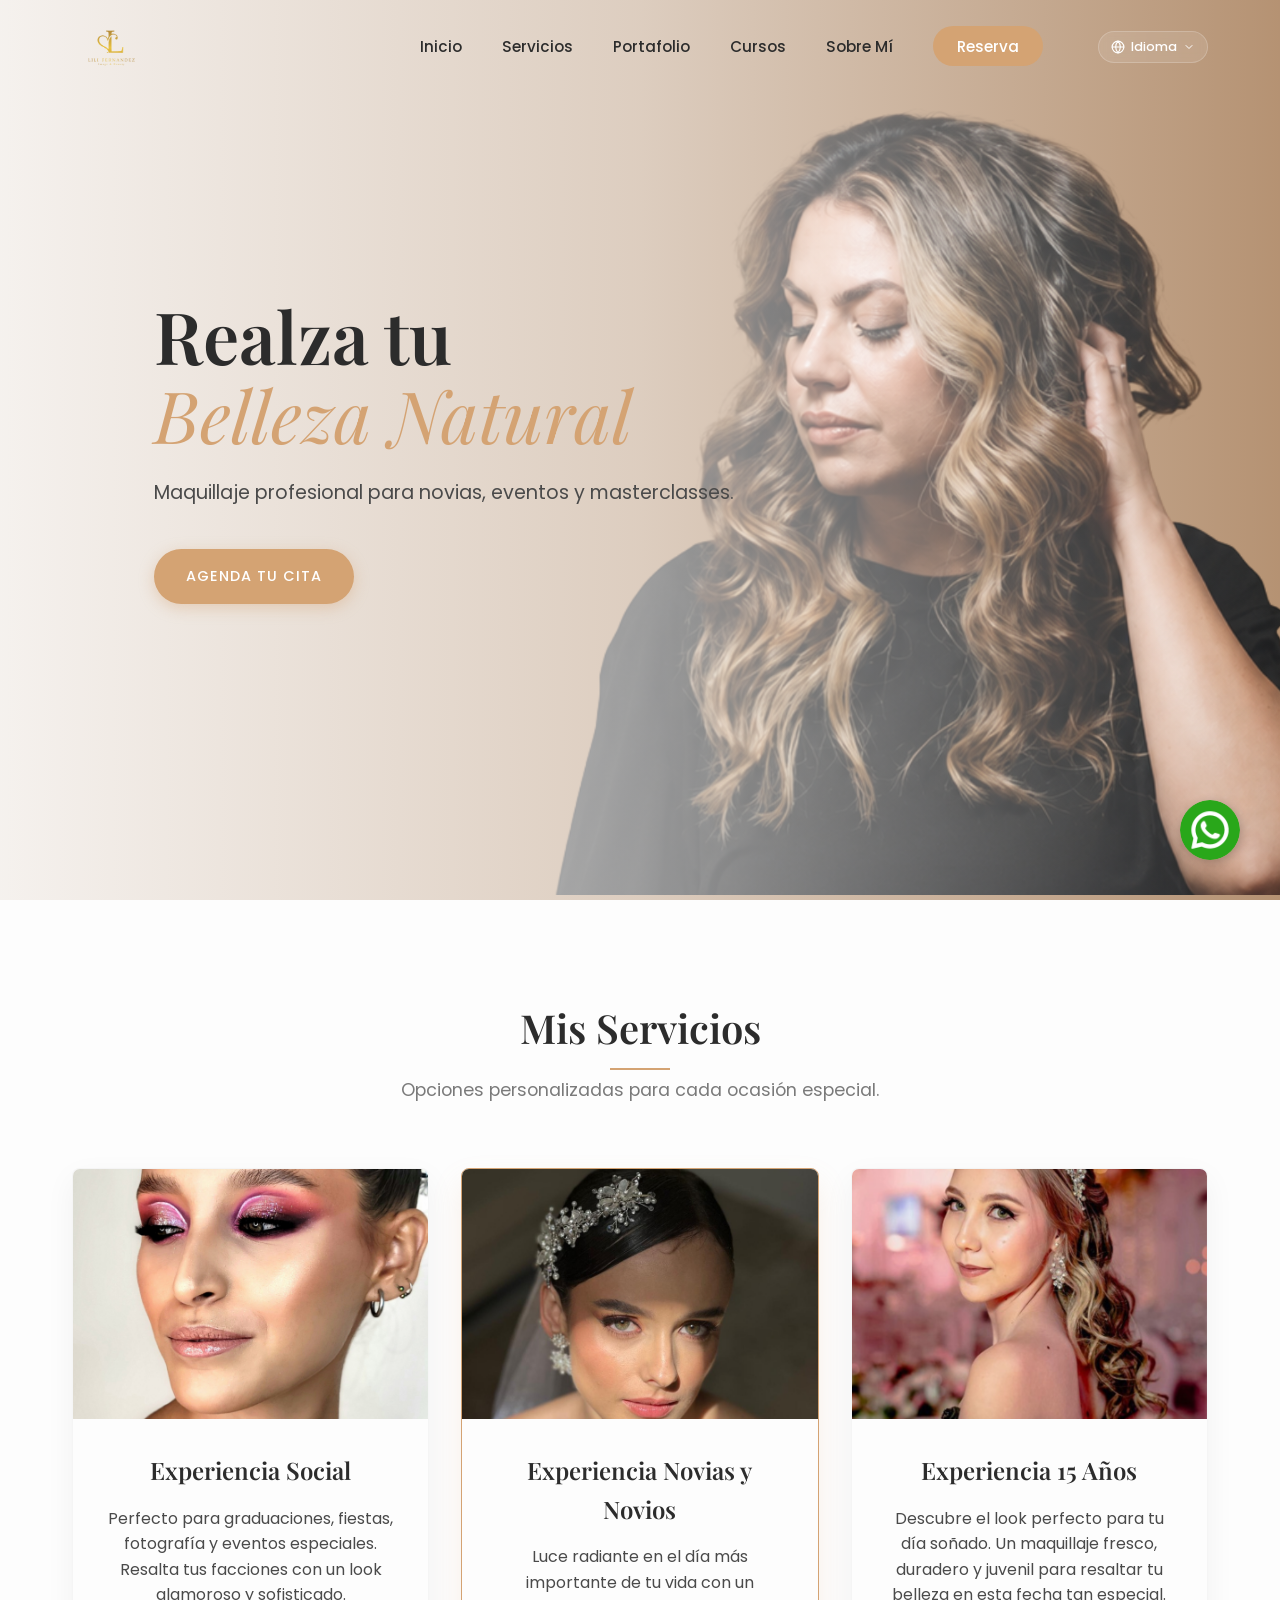
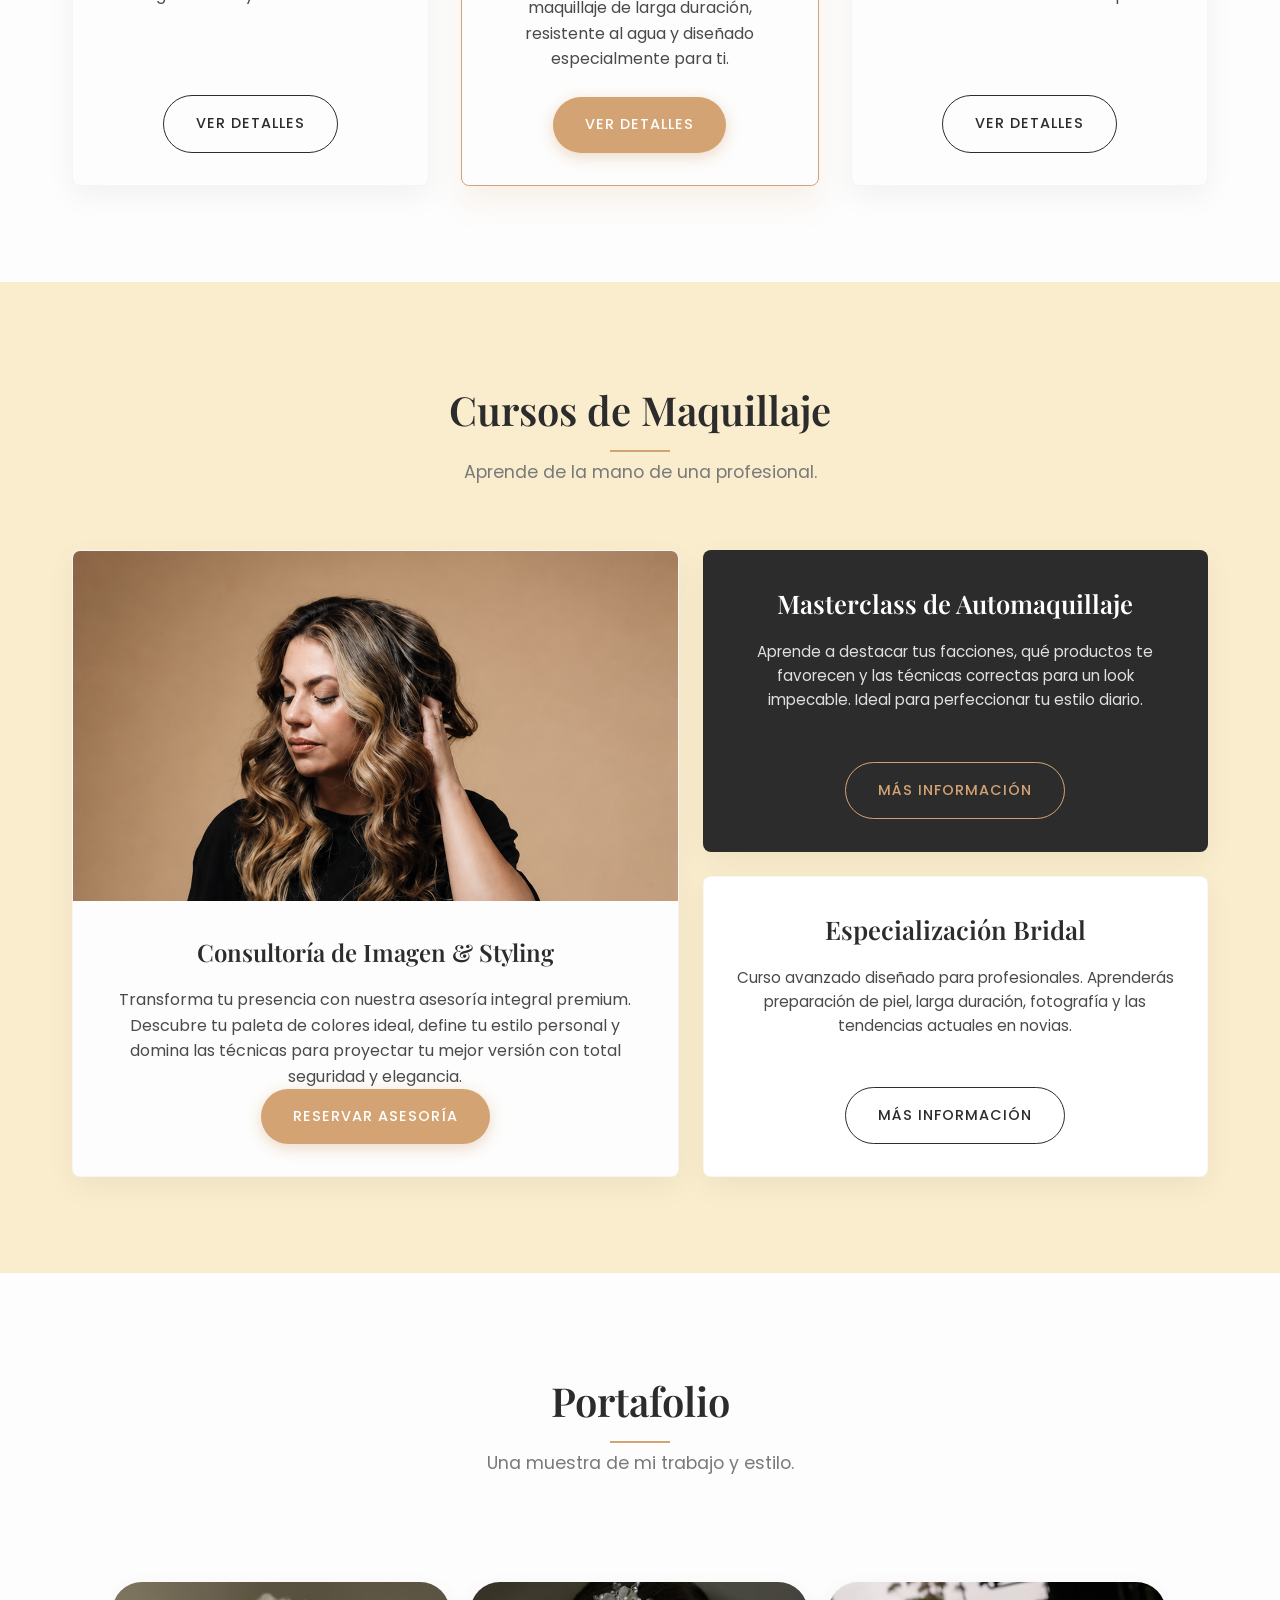
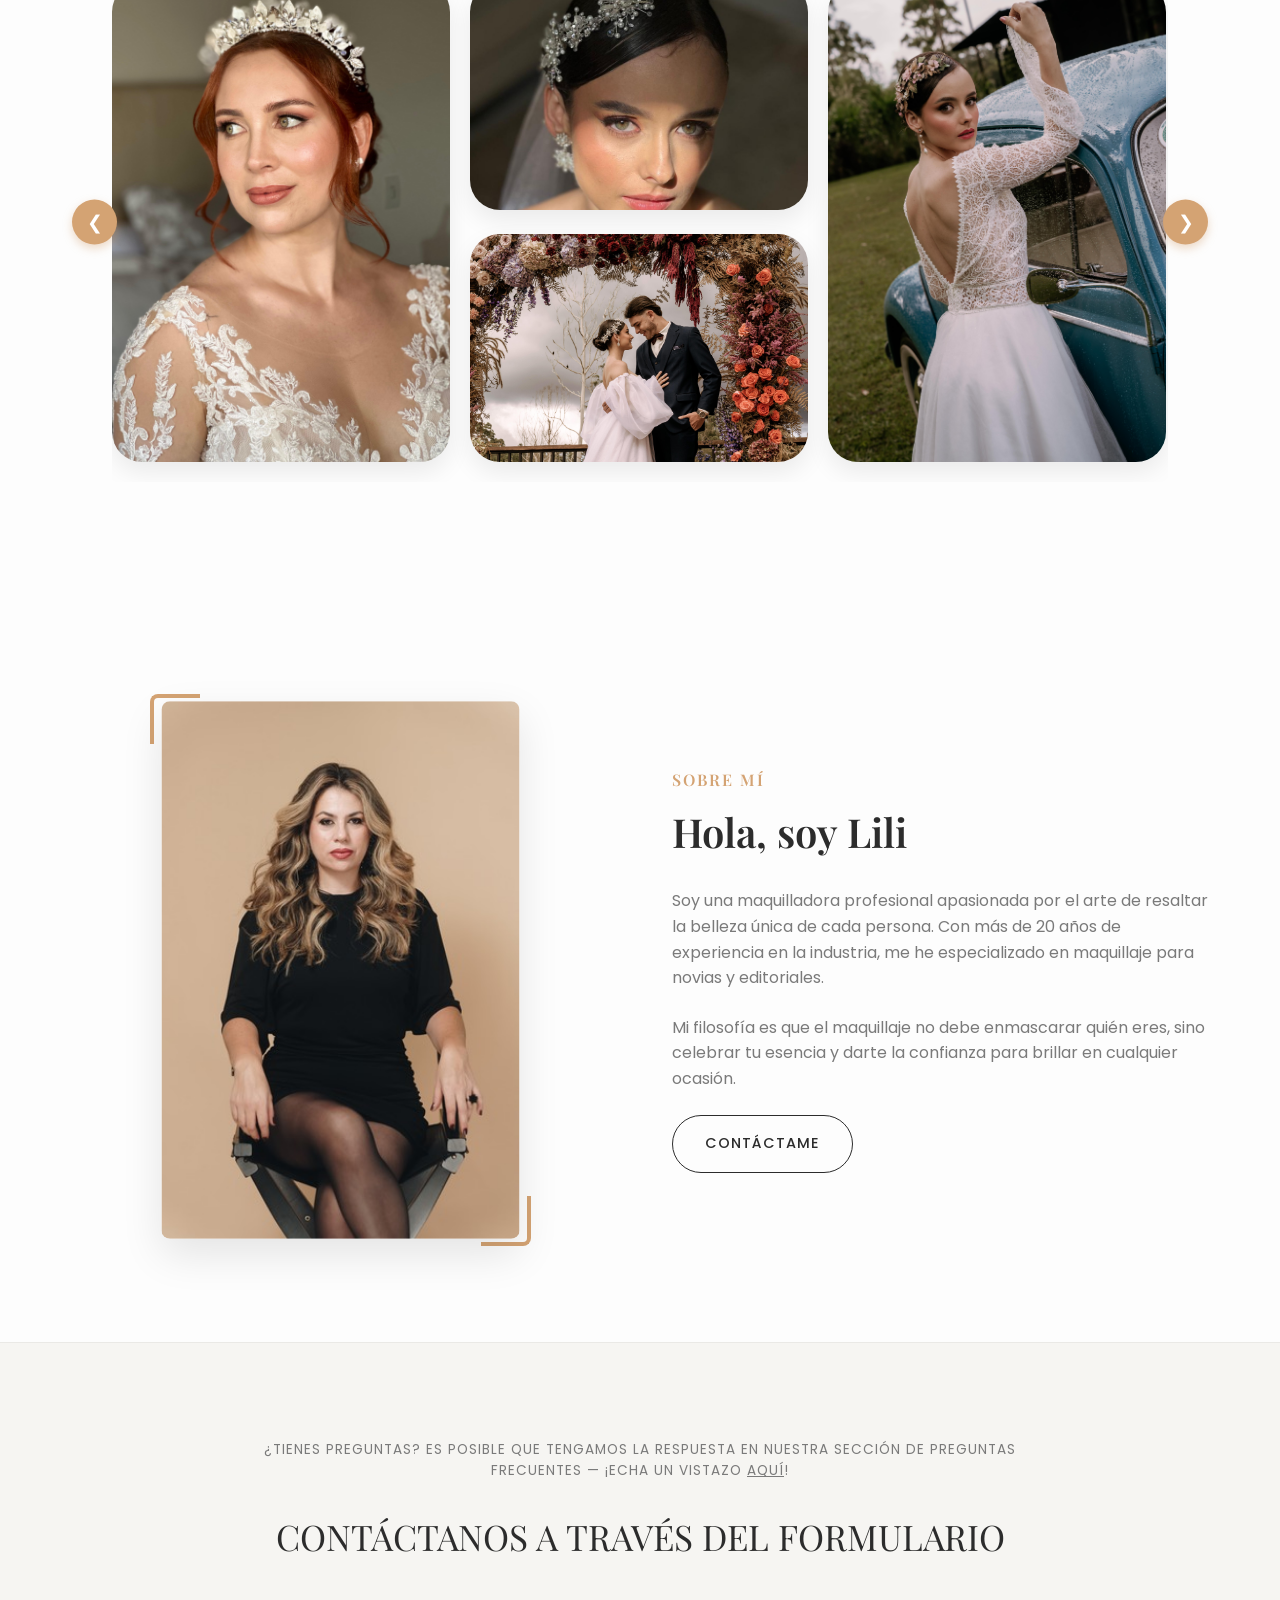
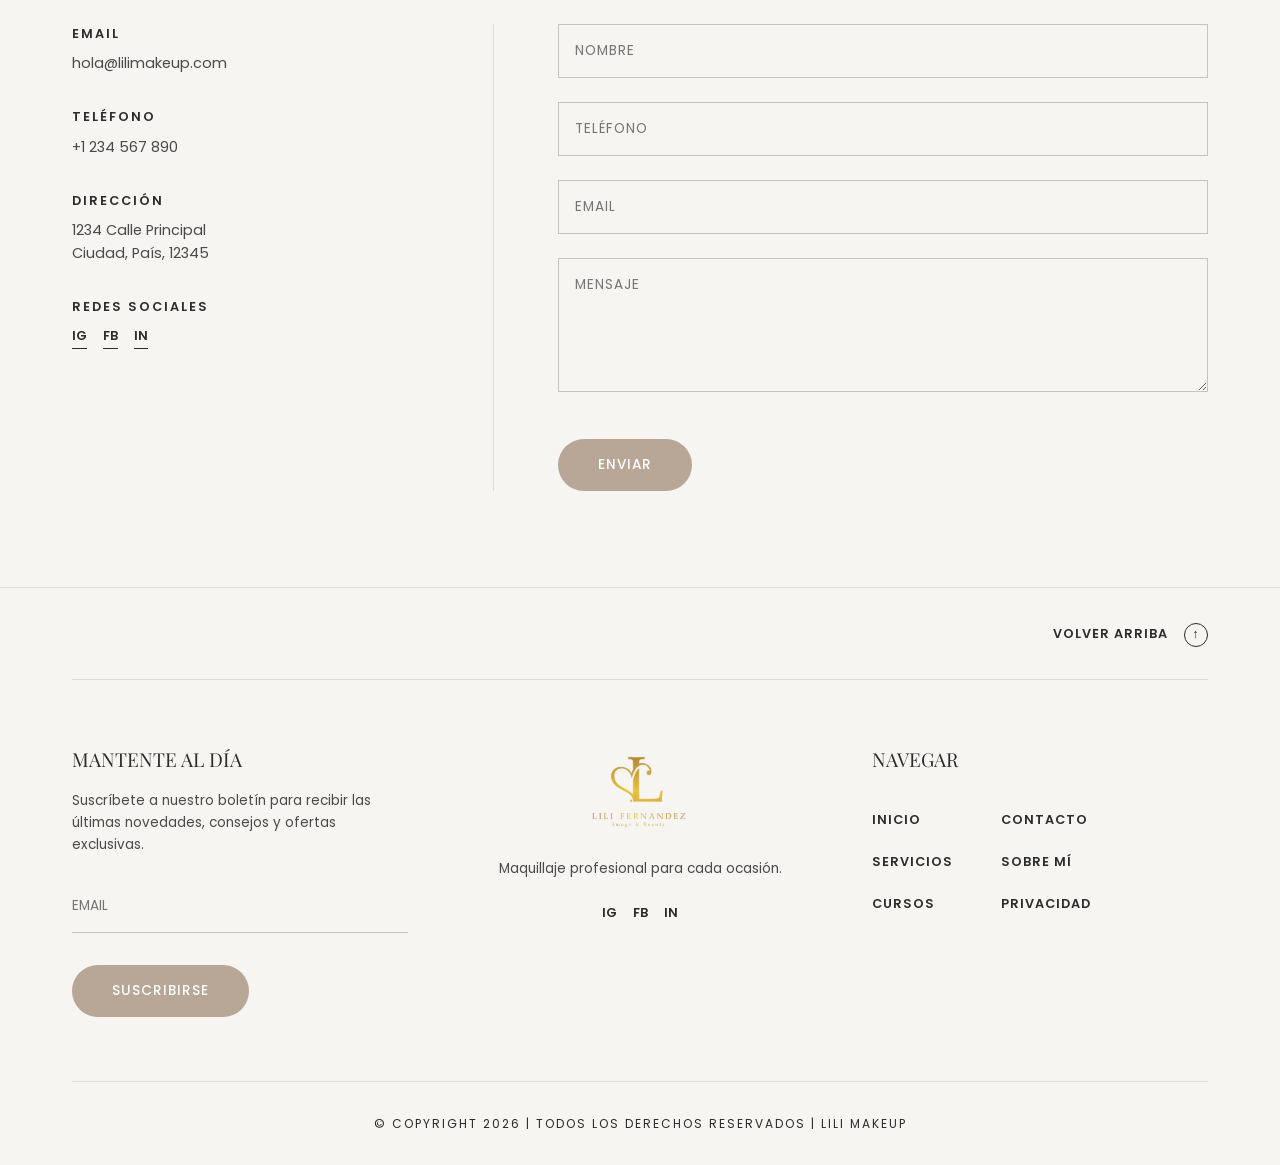
<file: index.html>
<!DOCTYPE html>
<html lang="es">
<head>
    <meta charset="UTF-8">
    <meta name="viewport" content="width=device-width, initial-scale=1.0">
    <title>Lili | Professional Makeup Artist</title>
    <meta name="description" content="Lili - Maquilladora profesional. Maquillaje para novias, eventos sociales y clases de automaquillaje.">
    <meta property="og:title" content="Lili | Professional Makeup Artist">
    <meta property="og:description" content="Lili - Maquilladora profesional. Maquillaje para novias, eventos sociales y clases de automaquillaje.">
    <meta property="og:image" content="assets/lili.jpg">
    <meta property="og:url" content="https://lili-makeup.com">
    <meta name="theme-color" content="#d4a373">
    <link rel="stylesheet" href="style.css">
    <!-- Google Fonts -->
    <link rel="preconnect" href="https://fonts.googleapis.com">
    <link rel="preconnect" href="https://fonts.gstatic.com" 
    crossorigin>
    <link href="https://fonts.googleapis.com/css2?family=Playfair+Display:ital,wght@0,400;0,600;1,400&family=Poppins:wght@300;400;500;600&display=swap" rel="stylesheet">
</head>
<body>

    <!-- Navigation -->
    <nav id="navbar">
        <div class="nav-container">
            <a href="#" class="logo">
                <img src="assets/logo_lili.png" alt="Lili Logo" class="logo-img">
            </a>
            <ul class="nav-links">
                <li><a href="#hero">Inicio</a></li>
                <li><a href="#services">Servicios</a></li>
                <li><a href="#portfolio">Portafolio</a></li>
                <li><a href="#cursos">Cursos</a></li>
                <li><a href="#about">Sobre Mí</a></li>
                <li><a href="reserva.html" class="btn-nav">Reserva</a></li>
                <li class="lang-dropdown-container">
                    <button class="lang-dropdown-btn">
                        <svg xmlns="http://www.w3.org/2000/svg" width="14" height="14" viewBox="0 0 24 24" fill="none" stroke="currentColor" stroke-width="2" stroke-linecap="round" stroke-linejoin="round"><circle cx="12" cy="12" r="10"></circle><line x1="2" y1="12" x2="22" y2="12"></line><path d="M12 2a15.3 15.3 0 0 1 4 10 15.3 15.3 0 0 1-4 10 15.3 15.3 0 0 1-4-10 15.3 15.3 0 0 1 4-10z"></path></svg>
                        <span>Idioma</span>
                        <svg class="chevron" xmlns="http://www.w3.org/2000/svg" width="12" height="12" viewBox="0 0 24 24" fill="none" stroke="currentColor" stroke-width="2" stroke-linecap="round" stroke-linejoin="round"><polyline points="6 9 12 15 18 9"></polyline></svg>
                    </button>
                    <ul class="lang-dropdown-menu">
                        <li onclick="changeLang('es')"><span style="font-size:1.2rem;">🇪🇸</span> Español</li>
                        <li onclick="changeLang('en')"><span style="font-size:1.2rem;">🇺🇸</span> English</li>
                    </ul>
                </li>
            </ul>
            <div class="hamburger">
                <div class="line1"></div>
                <div class="line2"></div>
                <div class="line3"></div>
            </div>
        </div>
    </nav>

    <!-- Hero Section -->
    <section id="hero">
        <div class="hero-bg"></div>
        <div class="hero-content">
            <h1 class="fade-in">Realza tu <br><span>Belleza Natural</span></h1>
            <p class="fade-in">Maquillaje profesional para novias, eventos y masterclasses.</p>
            <a href="reserva.html" class="btn-primary fade-in">Agenda tu Cita</a>
        </div>
    </section>

    <!-- Services Section -->
    <section id="services" class="section-padding">
        <div class="container">
            <div class="section-header">
                <h2>Mis Servicios</h2>
                <p>Opciones personalizadas para cada ocasión especial.</p>
            </div>
            
            <div class="services-grid">
                <div class="service-card slide-up">
                    <div class="service-img">
                        <img src="./assets/social.png" alt="Maquillaje Social" loading="lazy">
                    </div>
                    <div class="service-info">
                        <h3>Experiencia Social</h3>
                        <p>Perfecto para graduaciones, fiestas, fotografía y eventos especiales. Resalta tus facciones con un look glamoroso y sofisticado.</p>
                         <a href="detalles-servicio.html?type=social" class="btn-outline">Ver Detalles</a>
                    </div>
                </div>

                <div class="service-card featured-service slide-up" style="transition-delay: 0.1s;">
                    <div class="service-img">
                        <img src="./assets/foto2.jpg" alt="Maquillaje para Novias" loading="lazy">
                    </div>
                    <div class="service-info">
                        <h3>Experiencia Novias y Novios</h3>
                        <p>Luce radiante en el día más importante de tu vida con un maquillaje de larga duración, resistente al agua y diseñado especialmente para ti.</p>
                        <br>
                         <a href="detalles-servicio.html?type=novias" class="btn-primary">Ver Detalles</a>
                    </div>
                </div>

                <div class="service-card slide-up" style="transition-delay: 0.2s;">
                    <div class="service-img">
                        <img src="assets/Quince años-El momento de renacer..png" alt="Experiencia 15 Años" loading="lazy">
                    </div>
                    <div class="service-info">
                        <h3>Experiencia 15 Años</h3>
                        <p>Descubre el look perfecto para tu día soñado. Un maquillaje fresco, duradero y juvenil para resaltar tu belleza en esta fecha tan especial.</p>
                         <a href="detalles-servicio.html?type=15" class="btn-outline">Ver Detalles</a>
                    </div>
                </div>
            </div>
        </div>
    </section>

    <!-- Cursos Section -->
    <section id="cursos" class="section-padding bg-light">
        <div class="container">
            <div class="section-header">
                <h2>Cursos de Maquillaje </h2>
                <p>Aprende de la mano de una profesional.</p>
            </div>
            
            <div class="cursos-layout">
                <!-- Curso Principal (Izquierda) -->
                <div class="service-card curso-main slide-up">
                    <div class="service-img">
                        <img src="assets/Lili_hero.png" alt="Consultoría de Imagen & Styling" loading="lazy">
                    </div>
                    <div class="service-info">
                        <h3>Consultoría de Imagen & Styling</h3>
                        <p>Transforma tu presencia con nuestra asesoría integral premium. Descubre tu paleta de colores ideal, define tu estilo personal y domina las técnicas para proyectar tu mejor versión con total seguridad y elegancia.</p>
                        <a href="detalles-servicio.html" class="btn-primary">Reservar Asesoría</a>
                    </div>
                </div>

                <!-- Curso Secundario 1 (Arriba Derecha) -->
                <div class="service-card slide-up bg-dark" style="transition-delay: 0.1s; background-color: var(--dark); color: white;">
                    <div class="service-info" style="justify-content: center;">
                        <h3 style="color: white; font-size: 1.6rem;">Masterclass de Automaquillaje</h3>
                        <p style="color: #e0e0e0; font-size: 0.95rem;">Aprende a destacar tus facciones, qué productos te favorecen y las técnicas correctas para un look impecable. Ideal para perfeccionar tu estilo diario.</p>
                        <a href="detalles-servicio.html" class="btn-outline" style="border-color: var(--primary); color: var(--primary);">Más Información</a>
                    </div>
                </div>

                <!-- Curso Secundario 2 (Abajo Derecha) -->
                <div class="service-card slide-up" style="transition-delay: 0.2s; background-color:#fff;">
                    <div class="service-info" style="justify-content: center;">
                        <h3 style="font-size: 1.6rem;">Especialización Bridal</h3>
                        <p style="font-size: 0.95rem;">Curso avanzado diseñado para profesionales. Aprenderás preparación de piel, larga duración, fotografía y las tendencias actuales en novias.</p>
                        <a href="detalles-servicio.html" class="btn-outline" style="border-color: var(--dark); color: var(--dark);">Más Información</a>
                    </div>
                </div>
            </div>
        </div>
    </section>

    <!-- Portfolio Section -->
    <section id="portfolio" class="section-padding">
        <div class="container">
            <div class="section-header">
                <h2>Portafolio</h2>
                <p>Una muestra de mi trabajo y estilo.</p>
            </div>

            <div class="carousel-wrapper fade-in">
                <div class="carousel-container">
                    <div class="carousel-track">
                        <!-- Slide 1: Full -->
                        <div class="carousel-slide masonry-col">
                            <img src="assets/novia2-2.jpeg" alt="Novia" class="img-full leaf-all" loading="lazy">
                        </div>
                        <!-- Slide 2: Stacked Half -->
                        <div class="carousel-slide masonry-col">
                            <img src="assets/foto2.jpg" alt="Detalle" class="img-half leaf-all" loading="lazy">
                            <img src="assets/novios.jpeg" alt="Rostro" class="img-half leaf-all" loading="lazy">
                        </div>
                        <!-- Slide 3: Full -->
                        <div class="carousel-slide masonry-col">
                            <img src="assets/novia-exterior.jpeg" alt="Novia" class="img-full leaf-all" loading="lazy">
                        </div>
                        <!-- Slide 4: Stacked Half -->
                        <div class="carousel-slide masonry-col">
                            <img src="assets/novia-crespos.png" alt="Detalle" class="img-half leaf-all" loading="lazy">
                            <img src="assets/novia-2-1.jpeg" alt="Rostro" class="img-half leaf-all" loading="lazy">
                        </div>
                        <!-- Slide 5: Full -->
                        <div class="carousel-slide masonry-col">
                            <img src="assets/3.png" alt="Novia" class="img-full leaf-all" loading="lazy">
                        </div>
                        <!-- Slide 6: Stacked Half -->
                        <div class="carousel-slide masonry-col">
                            <img src="assets/social-frente.png" alt="Detalle" class="img-half leaf-all">
                            <img src="assets/social.png" alt="Rostro" class="img-half leaf-all">
                        </div>
                    </div>
                </div>
                <button class="carousel-btn prev-btn">&#10094;</button>
                <button class="carousel-btn next-btn">&#10095;</button>
            </div>
        </div>
    </section>

    <!-- About Section -->
    <section id="about" class="section-padding">
        <div class="container">
            <div class="about-wrapper">
                <div class="about-img fade-in">
                    <div class="about-img-inner">
                        <img src="assets/lili.jpg" alt="Lili Maquilladora" loading="lazy">
                        <div class="shape shape-top-left"></div>
                        <div class="shape shape-bottom-right"></div>
                    </div>
                </div>
                <div class="about-text">
                    <h2>Sobre Mí</h2>
                    <h3>Hola, soy Lili</h3>
                    <p>Soy una maquilladora profesional apasionada por el arte de resaltar la belleza única de cada persona. Con más de 20 años de experiencia en la industria, me he especializado en maquillaje para novias y editoriales.</p>
                    <p>Mi filosofía es que el maquillaje no debe enmascarar quién eres, sino celebrar tu esencia y darte la confianza para brillar en cualquier ocasión.</p>
                    <a href="#contact" class="btn-outline">Contáctame</a>
                </div>
            </div>
        </div>
    </section>

    <!-- Contact Section -->
    <section id="contact" class="section-contact-new">
        <div class="container">
            <div class="contact-header-new">
                <p>¿Tienes preguntas? Es posible que tengamos la respuesta en nuestra sección de preguntas frecuentes — ¡Echa un vistazo <a href="#">aquí</a>!</p>
                <h2>CONTÁCTANOS A TRAVÉS DEL FORMULARIO</h2>
            </div>
            <div class="contact-wrapper-new">
                <div class="contact-info-new">
                    <div class="info-block">
                        <h4>EMAIL</h4>
                        <p>hola@lilimakeup.com</p>
                    </div>
                    <div class="info-block">
                        <h4>TELÉFONO</h4>
                        <p>+1 234 567 890</p>
                    </div>
                    <div class="info-block">
                        <h4>DIRECCIÓN</h4>
                        <p>1234 Calle Principal<br>Ciudad, País, 12345</p>
                    </div>
                    <div class="info-block social-block">
                        <h4>REDES SOCIALES</h4>
                        <div class="social-icons">
                            <a href="#">IG</a>
                            <a href="#">FB</a>
                            <a href="#">IN</a>
                        </div>
                    </div>
                </div>
                
                <form class="contact-form-new" id="contact-form" action="https://formsubmit.co/juanavjf2002@gmail.com" method="POST">
                    <!-- Configuración de FormSubmit -->
                    <input type="hidden" name="_subject" value="Nuevo mensaje de contacto desde Lili Makeup!">
                    <input type="hidden" name="_captcha" value="false">
                    <input type="hidden" name="_template" value="table">
                    
                    <div class="form-group-new">
                        <input type="text" name="Nombre" id="wa-name" placeholder="NOMBRE" required>
                    </div>
                    <div class="form-group-new">
                        <input type="tel" name="Teléfono" id="wa-phone" placeholder="TELÉFONO" required>
                    </div>
                    <div class="form-group-new">
                        <input type="email" name="Email" id="wa-email" placeholder="EMAIL" required>
                    </div>
                    <div class="form-group-new">
                        <textarea name="Mensaje" id="wa-message" placeholder="MENSAJE" rows="5" required></textarea>
                    </div>
                    <button type="submit" class="btn-submit-new">ENVIAR</button>
                </form>
            </div>
        </div>
    </section>


    <!-- Footer -->
    <footer class="site-footer">
        <div class="container">
            <div class="footer-top">
                <a href="#hero" class="back-to-top">VOLVER ARRIBA &nbsp; <span>↑</span></a>
            </div>
            <div class="footer-main">
                <div class="footer-col subscribe-col">
                    <h3>MANTENTE AL DÍA</h3>
                    <p>Suscríbete a nuestro boletín para recibir las últimas novedades, consejos y ofertas exclusivas.</p>
                    <form class="subscribe-form" onsubmit="event.preventDefault();">
                        <input type="email" placeholder="EMAIL" required>
                        <button type="submit" class="btn-submit-new" style="margin-top: 1rem; width: max-content;">SUSCRIBIRSE</button>
                    </form>
                </div>
                
                <div class="footer-col logo-col">
                    <a href="#" class="footer-logo">
                        <img src="assets/logo_lili.png" alt="Lili Logo">
                    </a>
                    <p class="tagline">Maquillaje profesional para cada ocasión.</p>
                    <div class="footer-social">
                        <a href="#">IG</a>
                        <a href="#">FB</a>
                        <a href="#">IN</a>
                    </div>
                </div>
                
                <div class="footer-col nav-col">
                    <h3>NAVEGAR</h3>
                    <div class="footer-nav-links">
                        <ul>
                            <li><a href="#hero">INICIO</a></li>
                            <li><a href="#services">SERVICIOS</a></li>
                            <li><a href="#cursos">CURSOS</a></li>
                        </ul>
                        <ul>
                            <li><a href="#contact">CONTACTO</a></li>
                            <li><a href="#about">SOBRE MÍ</a></li>
                            <li><a href="#">PRIVACIDAD</a></li>
                        </ul>
                    </div>
                </div>
            </div>
            <div class="footer-bottom">
                <p>&copy; COPYRIGHT 2026 | TODOS LOS DERECHOS RESERVADOS | LILI MAKEUP</p>
            </div>
        </div>
    </footer>

    <script src="script.js"></script>

    <!-- WhatsApp Floating Button -->
    <a href="https://wa.me/1234567890" class="whatsapp-float" target="_blank" rel="noopener noreferrer">
        <img src="./assets/whatsapp.png" alt="WhatsApp">
    </a>
    <div id="google_translate_element" style="display:none;"></div>
    <script type="text/javascript">
        // Destruir por completo la barra superior de Google Translate
        const observer = new MutationObserver(() => {
            if (document.body && (document.body.style.top || document.body.style.marginTop)) {
                document.body.style.top = '0px';
                document.body.style.marginTop = '0px';
                document.body.style.position = 'static';
            }
            document.querySelectorAll('.skiptranslate').forEach(el => {
                if (el.tagName === 'DIV' || el.tagName === 'IFRAME') {
                    el.style.display = 'none';
                    el.style.opacity = '0';
                    el.style.height = '0px';
                }
            });
            document.querySelectorAll('.goog-te-banner-frame').forEach(el => {
                el.style.display = 'none';
            });
        });
        observer.observe(document.documentElement, { childList: true, subtree: true, attributes: true, attributeFilter: ['style'] });

        window.googleTranslateElementInit = function() {
            new google.translate.TranslateElement({pageLanguage: 'es', includedLanguages: 'en,es', autoDisplay: false}, 'google_translate_element');
        }
        window.changeLang = function(lang) {
            var select = document.querySelector(".goog-te-combo");
            if (select) {
                select.value = lang;
                select.dispatchEvent(new Event('change'));
            }
        }
    </script>
    <script type="text/javascript" src="https://translate.google.com/translate_a/element.js?cb=googleTranslateElementInit"></script>
</body>
</html>
</file>
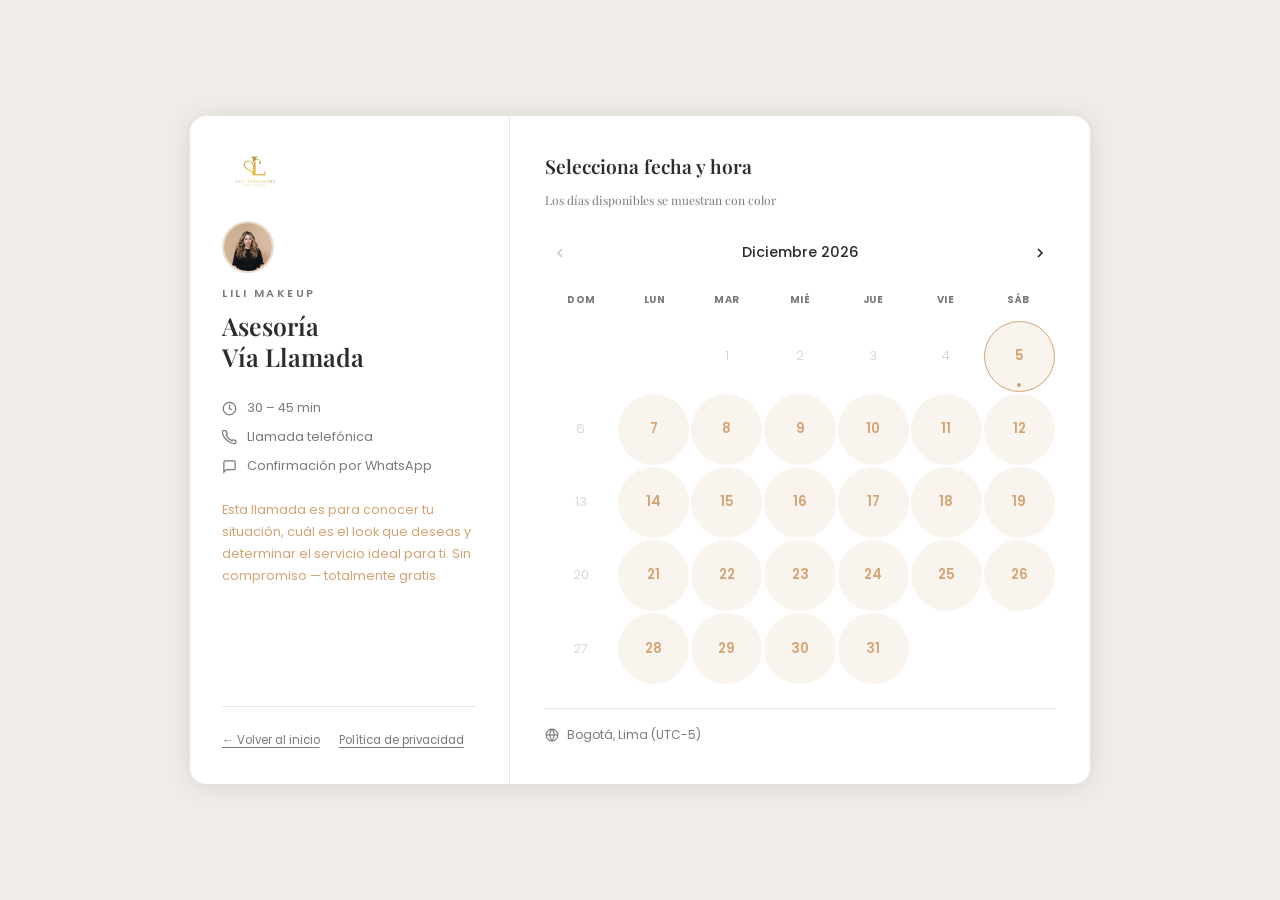
<file: reserva.html>
<!DOCTYPE html>
<html lang="es">
<head>
    <meta charset="UTF-8">
    <meta name="viewport" content="width=device-width, initial-scale=1.0">
    <title>Reserva tu Cita | Lili Makeup</title>
    <meta name="description" content="Agenda tu cita de maquillaje con Lili. Elige fecha, horario y servicio en minutos.">
    <meta property="og:title" content="Reserva tu Cita | Lili Makeup">
    <meta property="og:description" content="Agenda tu cita de maquillaje con Lili. Elige fecha, horario y servicio en minutos.">
    <meta property="og:image" content="assets/lili.jpg">
    <meta property="og:url" content="https://lili-makeup.com/reserva.html">
    <meta name="theme-color" content="#d4a373">
    <link rel="stylesheet" href="style.css">
    <link rel="preconnect" href="https://fonts.googleapis.com">
    <link rel="preconnect" href="https://fonts.gstatic.com" crossorigin>
    <link href="https://fonts.googleapis.com/css2?family=Playfair+Display:ital,wght@0,400;0,600;1,400&family=Poppins:wght@300;400;500;600&display=swap" rel="stylesheet">
</head>
<body class="booking-body">

    <!-- ── BOOKING CARD ── -->
    <div class="bc-wrapper">
        <div class="bc-card" id="bc-card">

            <!-- LEFT PANEL -->
            <aside class="bc-left">
                <!-- Logo -->
                <div class="bc-logo-row">
                    <a href="index.html">
                        <img src="assets/logo_lili.png" alt="Lili Makeup" class="bc-logo">
                    </a>
                </div>

                <!-- Profile -->
                <div class="bc-profile">
                    <img src="assets/lili.jpg" alt="Lili" class="bc-avatar">
                    <span class="bc-name">LILI MAKEUP</span>
                    <h1 class="bc-title">Asesoría<br>Vía Llamada</h1>
                </div>

                <!-- Meta -->
                <ul class="bc-meta">
                    <li>
                        <svg width="15" height="15" viewBox="0 0 24 24" fill="none" stroke="currentColor" stroke-width="2"><circle cx="12" cy="12" r="10"/><polyline points="12 6 12 12 16 14"/></svg>
                        30 – 45 min
                    </li>
                    <li>
                        <svg width="15" height="15" viewBox="0 0 24 24" fill="none" stroke="currentColor" stroke-width="2"><path d="M22 16.92v3a2 2 0 01-2.18 2 19.79 19.79 0 01-8.63-3.07A19.5 19.5 0 013.4 11.47 19.79 19.79 0 01.33 2.84 2 2 0 012.31 1h3a2 2 0 012 1.72c.13.96.36 1.9.7 2.81a2 2 0 01-.45 2.11L6.91 8.4A16 16 0 0015.6 17.1l.76-.76a2 2 0 012.11-.45c.91.34 1.85.57 2.81.7A2 2 0 0122 16.92z"/></svg>
                        Llamada telefónica
                    </li>
                    <li>
                        <svg width="15" height="15" viewBox="0 0 24 24" fill="none" stroke="currentColor" stroke-width="2"><path d="M21 15a2 2 0 01-2 2H7l-4 4V5a2 2 0 012-2h14a2 2 0 012 2z"/></svg>
                        Confirmación por WhatsApp
                    </li>
                </ul>

                <!-- Description -->
                <p class="bc-desc">
                    Esta llamada es para conocer tu situación, cuál es el look que deseas y determinar el servicio ideal para ti. Sin compromiso — totalmente gratis.
                </p>

                <!-- Divider -->
                <div class="bc-sep"></div>

                <!-- Footer links -->
                <div class="bc-footer-links">
                    <a href="index.html">← Volver al inicio</a>
                    <a href="index.html#contact">Política de privacidad</a>
                </div>
            </aside>

            <!-- RIGHT PANEL — Step 1: Calendar -->
            <section class="bc-right" id="bc-right">

                <!-- STEP 1: Calendar -->
                <div class="bc-step" id="bcs-calendar">
                    <h2 class="bc-step-title">Selecciona fecha y hora<br><small style="font-size:0.75rem;font-weight:400;color:var(--text-light)">Los días disponibles se muestran con color</small></h2>

                    <div class="bc-cal">
                        <div class="bc-cal-nav">
                            <button id="cal-prev" class="bc-nav-btn" aria-label="Mes anterior">
                                <svg width="16" height="16" viewBox="0 0 24 24" fill="none" stroke="currentColor" stroke-width="2.5"><polyline points="15 18 9 12 15 6"/></svg>
                            </button>
                            <span id="cal-month-label" class="bc-cal-month"></span>
                            <button id="cal-next" class="bc-nav-btn" aria-label="Mes siguiente">
                                <svg width="16" height="16" viewBox="0 0 24 24" fill="none" stroke="currentColor" stroke-width="2.5"><polyline points="9 18 15 12 9 6"/></svg>
                            </button>
                        </div>
                        <div class="bc-cal-weekdays">
                            <span>DOM</span><span>LUN</span><span>MAR</span>
                            <span>MIÉ</span><span>JUE</span><span>VIE</span><span>SÁB</span>
                        </div>
                        <div class="bc-cal-grid" id="cal-days"></div>
                    </div>

                    <!-- Timezone -->
                    <div class="bc-timezone">
                        <svg width="14" height="14" viewBox="0 0 24 24" fill="none" stroke="currentColor" stroke-width="2"><circle cx="12" cy="12" r="10"/><line x1="2" y1="12" x2="22" y2="12"/><path d="M12 2a15.3 15.3 0 010 20M12 2a15.3 15.3 0 000 20"/></svg>
                        <span id="tz-label">Bogotá, Lima (UTC-5)</span>
                    </div>
                </div>

                <!-- STEP 2: Time slots -->
                <div class="bc-step hidden" id="bcs-slots">
                    <div class="bc-breadcrumb">
                        <button class="bc-back-pill" id="slot-back">
                            <svg width="13" height="13" viewBox="0 0 24 24" fill="none" stroke="currentColor" stroke-width="2.5"><polyline points="15 18 9 12 15 6"/></svg>
                            Cambiar fecha
                        </button>
                        <span class="bc-step-count">Paso 2 de 3</span>
                    </div>
                    <h2 class="bc-step-title" id="slot-date-label"></h2>
                    <p class="bc-step-sub">Elige un horario disponible</p>
                    <div class="bc-slots" id="slots-grid"></div>
                </div>

                <!-- STEP 3: Form -->
                <div class="bc-step hidden" id="bcs-form">
                    <div class="bc-breadcrumb">
                        <button class="bc-back-pill" id="form-back">
                            <svg width="13" height="13" viewBox="0 0 24 24" fill="none" stroke="currentColor" stroke-width="2.5"><polyline points="15 18 9 12 15 6"/></svg>
                            Cambiar horario
                        </button>
                        <span class="bc-step-count">Paso 3 de 3</span>
                    </div>
                    <h2 class="bc-step-title">Ingresa tus datos</h2>
                    <p class="bc-step-sub" id="form-datetime-label"></p>

                    <form id="booking-form" class="bc-form" novalidate>
                        <div class="bc-field">
                            <label for="bf-name">Nombre completo *</label>
                            <input type="text" id="bf-name" placeholder="Tu nombre" required>
                        </div>
                        <div class="bc-field">
                            <label for="bf-email">Correo electrónico *</label>
                            <input type="email" id="bf-email" placeholder="tu@correo.com" required>
                        </div>
                        <div class="bc-field">
                            <label for="bf-phone">WhatsApp *</label>
                            <input type="tel" id="bf-phone" placeholder="+57 300 000 0000" required>
                        </div>
                        <div class="bc-field">
                            <label for="bf-service">¿Sobre qué quieres asesoría? *</label>
                            <select id="bf-service" required>
                                <option value="" disabled selected>Selecciona un tema</option>
                                <option>Maquillaje para mi boda</option>
                                <option>Maquillaje para evento social</option>
                                <option>Clase de automaquillaje</option>
                                <option>Información de cursos</option>
                                <option>Otro</option>
                            </select>
                        </div>
                        <div class="bc-field">
                            <label for="bf-notes">Notas <span class="bc-opt">(opcional)</span></label>
                            <textarea id="bf-notes" rows="3" placeholder="Cuéntame sobre tu evento o estilo..."></textarea>
                        </div>
                        <button type="submit" id="bc-submit-btn" class="bc-submit">Reservar Asesoría</button>
                    </form>
                </div>

                <!-- STEP 4: Success -->
                <div class="bc-step hidden" id="bcs-success">
                    <div class="bc-success">
                        <div class="bc-success-check">✓</div>
                        <h2>¡Asesoría Agendada!</h2>
                        <p class="bc-success-detail" id="success-summary"></p>
                        <p class="bc-success-hint">Te contactaremos al número registrado. También puedes confirmarnos por WhatsApp o agregar el recordatorio a tu calendario.</p>
                        <div class="bc-success-btns">
                            <a id="gcal-link" href="#" target="_blank" class="bc-btn-gcal">
                                <svg width="16" height="16" viewBox="0 0 24 24" fill="currentColor"><path d="M19.5 3h-3V1.5h-1.5V3h-6V1.5H7.5V3H4.5A1.5 1.5 0 003 4.5v15A1.5 1.5 0 004.5 21h15a1.5 1.5 0 001.5-1.5v-15A1.5 1.5 0 0019.5 3zm0 16.5h-15V9h15v10.5z"/></svg>
                                Google Calendar
                            </a>
                            <a id="wa-confirm-link" href="#" target="_blank" class="bc-btn-wa">
                                <svg width="16" height="16" viewBox="0 0 24 24" fill="currentColor"><path d="M17.472 14.382c-.297-.149-1.758-.867-2.03-.967-.273-.099-.471-.148-.67.15-.197.297-.767.966-.94 1.164-.173.199-.347.223-.644.075-.297-.15-1.255-.463-2.39-1.475-.883-.788-1.48-1.761-1.653-2.059-.173-.297-.018-.458.13-.606.134-.133.298-.347.446-.52.149-.174.198-.298.298-.497.099-.198.05-.371-.025-.52-.075-.149-.669-1.612-.916-2.207-.242-.579-.487-.5-.669-.51-.173-.008-.371-.01-.57-.01-.198 0-.52.074-.792.372-.272.297-1.04 1.016-1.04 2.479 0 1.462 1.065 2.875 1.213 3.074.149.198 2.096 3.2 5.077 4.487.709.306 1.262.489 1.694.625.712.227 1.36.195 1.871.118.571-.085 1.758-.719 2.006-1.413.248-.694.248-1.289.173-1.413-.074-.124-.272-.198-.57-.347m-5.421 7.403h-.004a9.87 9.87 0 01-5.031-1.378l-.361-.214-3.741.982.998-3.648-.235-.374a9.86 9.86 0 01-1.51-5.26c.001-5.45 4.436-9.884 9.888-9.884 2.64 0 5.122 1.03 6.988 2.898a9.825 9.825 0 012.893 6.994c-.003 5.45-4.437 9.884-9.885 9.884m8.413-18.297A11.815 11.815 0 0012.05 0C5.495 0 .16 5.335.157 11.892c0 2.096.547 4.142 1.588 5.945L.057 24l6.305-1.654a11.882 11.882 0 005.683 1.448h.005c6.554 0 11.89-5.335 11.893-11.893a11.821 11.821 0 00-3.48-8.413z"/></svg>
                                WhatsApp
                            </a>
                        </div>
                        <button class="bc-text-btn" id="success-reset">← Hacer otra reserva</button>
                    </div>
                </div>

            </section><!-- /bc-right -->
        </div><!-- /bc-card -->
    </div><!-- /bc-wrapper -->

    <script src="booking.js"></script>
</body>
</html>
</file>
<file: style.css>
/* ==========================================================================
   CSS Variables & Reset
   =========================================================================
   */
:root {
    /* Color Palette */
    --primary: #d4a373;
    /* warm tan/gold */
    --primary-light: #eaddcf;
    --secondary: #faedcd;
    /* light cream */
    --accent: #fefae0;
    --dark: #2c2c2c;
    /* charcoal */
    --light: #fdfdfd;
    --text-main: #4a4a4a;
    --text-light: #7a7a7a;
    /* Typography */
    --font-heading: 'Playfair Display', serif;
    --font-text: 'Poppins', sans-serif;
    /* Spacing & Utilities */
    --transition: all 0.3s cubic-bezier(0.25, 0.8, 0.25, 1);
    --radius: 8px;
    --shadow: 0 10px 30px rgba(0, 0, 0, 0.05);
}

* {
    margin: 0;
    padding: 0;
    box-sizing: border-box;
}

html {
    scroll-behavior: smooth;
}

body {
    font-family: var(--font-text);
    color: var(--text-main);
    background-color: var(--light);
    line-height: 1.6;
    overflow-x: hidden;
}

h1,
h2,
h3,
h4,
h5,
h6 {
    font-family: var(--font-heading);
    color: var(--dark);
    font-weight: 600;
}

a {
    text-decoration: none;
    color: inherit;
}

ul {
    list-style: none;
}

img {
    max-width: 100%;
    height: auto;
    display: block;
}

.container {
    max-width: 1200px;
    margin: 0 auto;
    padding: 0 2rem;
}

.section-padding {
    padding: 6rem 0;
}

/* ==========================================================================
   Typography & Utilities
   ========================================================================== */
.section-header {
    text-align: center;
    margin-bottom: 4rem;
}

.section-header h2 {
    font-size: 2.5rem;
    margin-bottom: 1rem;
    position: relative;
    display: inline-block;
}

.section-header h2::after {
    content: '';
    position: absolute;
    width: 60px;
    height: 2px;
    background-color: var(--primary);
    bottom: -10px;
    left: 50%;
    transform: translateX(-50%);
}

.section-header p {
    color: var(--text-light);
    font-size: 1.1rem;
}

.bg-light {
    background-color: var(--secondary);
}

.bg-dark {
    background-color: var(--dark);
    color: var(--light);
}

.bg-dark h2 {
    color: var(--light);
}

.bg-dark .section-header h2::after {
    background-color: var(--primary);
}

/* Buttons */
.btn-primary,
.btn-outline {
    display: inline-block;
    padding: 1rem 2rem;
    font-family: var(--font-text);
    font-weight: 500;
    text-transform: uppercase;
    letter-spacing: 1px;
    font-size: 0.9rem;
    border-radius: 30px;
    transition: var(--transition);
    cursor: pointer;
    border: none;
}

.btn-primary {
    background-color: var(--primary);
    color: #fff;
    box-shadow: 0 4px 15px rgba(212, 163, 115, 0.4);
}

.btn-primary:hover {
    background-color: #b88655;
    transform: translateY(-3px);
    box-shadow: 0 6px 20px rgba(212, 163, 115, 0.6);
}

.btn-outline {
    background-color: transparent;
    color: var(--dark);
    border: 1px solid var(--dark);
}

.btn-outline:hover {
    background-color: var(--dark);
    color: var(--light);
}

/* ==========================================================================
   Navigation
   ========================================================================== */
#navbar {
    position: fixed;
    top: 0;
    left: 0;
    width: 100%;
    padding: 1.5rem 0;
    z-index: 1000;
    transition: var(--transition);
    background: transparent;
}

#navbar.scrolled {
    background-color: rgba(253, 253, 253, 0.95);
    padding: 1rem 0;
    box-shadow: 0 2px 10px rgba(0, 0, 0, 0.05);
    backdrop-filter: blur(10px);
}

.nav-container {
    max-width: 1200px;
    margin: 0 auto;
    padding: 0 2rem;
    display: flex;
    justify-content: space-between;
    align-items: center;
}

.logo {
    display: flex;
    align-items: center;
}

.logo-img {
    height: 45px;
    width: auto;
}

.nav-links {
    display: flex;
    align-items: center;
    gap: 2.5rem;
}

.nav-links li a {
    font-size: 0.95rem;
    font-weight: 500;
    color: var(--dark);
    transition: var(--transition);
    position: relative;
}

.nav-links li a:not(.btn-nav)::after {
    content: '';
    position: absolute;
    width: 0;
    height: 2px;
    background-color: var(--primary);
    bottom: -5px;
    left: 0;
    transition: var(--transition);
}

.nav-links li a:not(.btn-nav):hover::after {
    width: 100%;
}

.btn-nav {
    background-color: var(--primary);
    color: #fff !important;
    padding: 0.6rem 1.5rem;
    border-radius: 20px;
    transition: var(--transition);
}

.btn-nav:hover {
    background-color: #b88655;
}

/* Hamburger */
.hamburger {
    display: none;
    cursor: pointer;
}

.hamburger div {
    width: 25px;
    height: 2px;
    background-color: var(--dark);
    margin: 5px;
    transition: var(--transition);
}

/* ==========================================================================
   Hero Section
   ========================================================================== */
#hero {
    height: 100vh;
    display: flex;
    align-items: center;
    position: relative;
    padding: 0 2rem;
}

.hero-bg {
    position: absolute;
    top: 0;
    left: 0;
    width: 100%;
    height: 100%;
    background-image: url('assets/Portafolio\ Maquilladora\ Lili\ Confianza\ y\ Brillo.png');
    background-size: cover;
    background-position: center 25%;
    background-attachment: fixed;
    z-index: -1;
}

.hero-bg::after {
    content: '';
    position: absolute;
    top: 0;
    left: 0;
    width: 100%;
    height: 100%;
    background: linear-gradient(to right, rgba(253, 253, 253, 0.9) 0%, rgba(253, 253, 253, 0.6) 50%, rgba(253, 253, 253, 0.1) 100%);
}

.hero-content {
    max-width: 600px;
    margin-left: 10%;
    z-index: 1;
}

.hero-content h1 {
    font-size: 4.5rem;
    line-height: 1.1;
    margin-bottom: 1.5rem;
    color: var(--dark);
}

.hero-content h1 span {
    font-style: italic;
    color: var(--primary);
    font-weight: 400;
}

.hero-content p {
    font-size: 1.2rem;
    margin-bottom: 2.5rem;
    color: var(--text-main);
}

@media screen and (max-width: 768px) {
    .hero-content h1 {
        font-size: 3rem;
    }

    .hero-content p {
        font-size: 1.1rem;
    }
}

@media screen and (max-width: 576px) {
    .hero-content h1 {
        font-size: 2.2rem;
    }

    .hero-content p {
        font-size: 1rem;
        margin-bottom: 1.5rem;
    }
}

/* ==========================================================================
   Services Section
   ========================================================================== */
.services-grid {
    display: grid;
    grid-template-columns: repeat(auto-fit, minmax(300px, 1fr));
    gap: 2rem;
}

.service-card {
    background: var(--light);
    border-radius: var(--radius);
    overflow: hidden;
    box-shadow: var(--shadow);
    transition: var(--transition);
    border: 1px solid rgba(0, 0, 0, 0.03);
    display: flex;
    flex-direction: column;
    height: 100%;
}

.service-card:hover {
    transform: translateY(-10px);
    box-shadow: 0 15px 40px rgba(0, 0, 0, 0.1);
}

.service-img {
    height: 250px;
    overflow: hidden;
}

.service-img img {
    width: 100%;
    height: 100%;
    object-fit: cover;
    transition: transform 0.5s ease;
}

.service-card:hover .service-img img {
    transform: scale(1.05);
}

.service-info {
    padding: 2rem;
    display: flex;
    flex-direction: column;
    flex-grow: 1;
    text-align: center;
}

.service-info .btn-outline,
.service-info .btn-primary {
    margin-top: auto;
    align-self: center;
}

.cursos-layout {
    display: grid;
    grid-template-columns: 1fr;
    gap: 1.5rem;
}

@media screen and (min-width: 992px) {
    .cursos-layout {
        grid-template-columns: 1.2fr 1fr;
        grid-template-rows: 1fr 1fr;
    }

    .curso-main {
        grid-row: span 2;
    }

    .curso-main .service-img {
        flex-grow: 1;
        height: auto;
        min-height: 250px;
        max-height: 350px;
    }
}

.featured-service {
    transform: scale(1.05);
    border: 1px solid var(--primary);
    box-shadow: 0 15px 30px rgba(212, 163, 115, 0.15);
    z-index: 2;
    position: relative;
}

.featured-service:hover {
    transform: translateY(-10px) scale(1.05);
}

@media screen and (max-width: 992px) {
    .featured-service {
        transform: scale(1);
    }

    .featured-service:hover {
        transform: translateY(-10px);
    }
}

.service-info h3 {
    font-size: 1.5rem;
    margin-bottom: 1rem;
    font-family: var(--font-heading);
}

/* ==========================================================================
   Portfolio Section
   ========================================================================== */
.portfolio-grid {
    display: grid;
    grid-template-columns: repeat(3, 1fr);
    gap: 1.5rem;
}

.portfolio-item {
    border-radius: var(--radius);
    overflow: hidden;
    position: relative;
    aspect-ratio: 4/5;
}

.portfolio-item img {
    width: 100%;
    height: 100%;
    object-fit: cover;
    transition: transform 0.6s ease;
}

.portfolio-item::after {
    content: '';
    position: absolute;
    top: 0;
    left: 0;
    width: 100%;
    height: 100%;
    background: rgba(44, 44, 44, 0.3);
    opacity: 0;
    transition: var(--transition);
}

.portfolio-item:hover img {
    transform: scale(1.08);
}

.portfolio-item:hover::after {
    opacity: 1;
}

/* ==========================================================================
   About Section
   ========================================================================== */
.about-wrapper {
    display: flex;
    align-items: center;
    gap: 4rem;
}

.about-img {
    flex: 1;
    position: relative;
    display: flex;
    justify-content: center;
    align-items: center;
}

.about-img-inner {
    position: relative;
    display: inline-block;
    padding: 20px;
}

.about-img-inner img {
    border-radius: var(--radius);
    box-shadow: 0 15px 40px rgba(0, 0, 0, 0.1);
    transform: scale(1.05);
    transition: var(--transition);
    position: relative;
    z-index: 2;
    display: block;
}

.about-img-inner:hover img {
    transform: scale(1.08);
}

.shape {
    position: absolute;
    width: 50px;
    height: 50px;
    z-index: 1;
}

.shape-top-left {
    top: 0;
    left: 0;
    border-top: 4px solid var(--primary);
    border-left: 4px solid var(--primary);
    border-top-left-radius: var(--radius);
}

.shape-bottom-right {
    bottom: 0;
    right: 0;
    border-bottom: 4px solid var(--primary);
    border-right: 4px solid var(--primary);
    border-bottom-right-radius: var(--radius);
}

.about-text {
    flex: 1;
}

.about-text h2 {
    font-size: 1rem;
    text-transform: uppercase;
    letter-spacing: 2px;
    color: var(--primary);
    margin-bottom: 0.5rem;
}

.about-text h3 {
    font-size: 2.5rem;
    margin-bottom: 1.5rem;
}

.about-text p {
    margin-bottom: 1.5rem;
    color: var(--text-light);
}

/* ==========================================================================
   Contact Section (New)
   ========================================================================== */
.section-contact-new {
    padding: 6rem 0 0 0;
    background-color: #f6f5f2;
    color: var(--dark);
    border-top: 1px solid rgba(0, 0, 0, 0.05);
}

.contact-header-new {
    text-align: center;
    margin-bottom: 4rem;
    max-width: 800px;
    margin-left: auto;
    margin-right: auto;
}

.contact-header-new p {
    font-size: 0.85rem;
    color: var(--text-light);
    margin-bottom: 2rem;
    text-transform: uppercase;
    letter-spacing: 1px;
}

.contact-header-new p a {
    text-decoration: underline;
}

.contact-header-new h2 {
    font-size: 2.2rem;
    font-weight: 400;
    line-height: 1.3;
    font-family: var(--font-heading);
    color: var(--dark);
    text-transform: uppercase;
}

.contact-wrapper-new {
    display: grid;
    grid-template-columns: 1fr 2fr;
    gap: 4rem;
    padding-bottom: 6rem;
}

.contact-info-new .info-block {
    margin-bottom: 2rem;
}

.info-block h4 {
    font-size: 0.8rem;
    font-family: var(--font-text);
    text-transform: uppercase;
    letter-spacing: 2px;
    margin-bottom: 0.5rem;
    color: var(--dark);
    font-weight: 600;
}

.info-block p {
    font-size: 0.9rem;
    color: var(--text-main);
    line-height: 1.6;
}

.social-icons {
    display: flex;
    gap: 1rem;
    margin-top: 0.5rem;
}

.social-icons a {
    font-size: 0.8rem;
    font-weight: 600;
    border-bottom: 1px solid var(--dark);
    padding-bottom: 2px;
}

.contact-form-new {
    position: relative;
    border-left: 1px solid rgba(0, 0, 0, 0.1);
    padding-left: 4rem;
}

.form-group-new {
    margin-bottom: 1.5rem;
}

.form-group-new input,
.form-group-new textarea {
    width: 100%;
    padding: 1rem;
    border: 1px solid rgba(0, 0, 0, 0.2);
    border-radius: 0;
    font-family: var(--font-text);
    font-size: 0.85rem;
    background-color: transparent;
    transition: var(--transition);
    letter-spacing: 1px;
}

.form-group-new input:focus,
.form-group-new textarea:focus {
    outline: none;
    border-color: var(--dark);
    background-color: rgba(255, 255, 255, 0.5);
}

.btn-submit-new {
    background-color: #b8a696;
    color: #fff;
    border: none;
    padding: 1rem 2.5rem;
    border-radius: 30px;
    font-family: var(--font-text);
    font-weight: 500;
    letter-spacing: 1px;
    cursor: pointer;
    transition: var(--transition);
    text-transform: uppercase;
    font-size: 0.85rem;
    margin-top: 1rem;
}

.btn-submit-new:hover {
    background-color: #9e8e7f;
}

/* ==========================================================================
   Footer (New)
   ========================================================================== */
.site-footer {
    background-color: #f6f5f2;
    color: var(--dark);
    border-top: 1px solid rgba(0, 0, 0, 0.1);
    padding-top: 2rem;
}

.footer-top {
    text-align: right;
    padding-bottom: 2rem;
    border-bottom: 1px solid rgba(0, 0, 0, 0.1);
    margin-bottom: 4rem;
}

.back-to-top {
    font-size: 0.8rem;
    text-transform: uppercase;
    letter-spacing: 1px;
    font-weight: 600;
    display: inline-flex;
    align-items: center;
    cursor: pointer;
}

.back-to-top span {
    display: inline-flex;
    align-items: center;
    justify-content: center;
    width: 24px;
    height: 24px;
    border: 1px solid var(--dark);
    border-radius: 50%;
    margin-left: 0.5rem;
}

.footer-main {
    display: grid;
    grid-template-columns: 1fr 1fr 1fr;
    gap: 4rem;
    margin-bottom: 4rem;
}

.footer-col h3 {
    font-family: var(--font-heading);
    font-size: 1.2rem;
    margin-bottom: 1rem;
    font-weight: 400;
    text-transform: uppercase;
}

.subscribe-col p {
    font-size: 0.85rem;
    margin-bottom: 1.5rem;
    color: var(--text-main);
}

.subscribe-form {
    display: flex;
    flex-direction: column;
    gap: 1rem;
}

.subscribe-form input {
    padding: 1rem 0;
    border: none;
    border-bottom: 1px solid rgba(0, 0, 0, 0.2);
    background: transparent;
    font-family: var(--font-text);
    font-size: 0.85rem;
}

.subscribe-form input:focus {
    outline: none;
    border-color: var(--dark);
}

.logo-col {
    text-align: center;
    display: flex;
    flex-direction: column;
    align-items: center;
}

.footer-logo img {
    height: 90px;
    margin-bottom: 1.5rem;
}

.tagline {
    font-size: 0.85rem;
    color: var(--text-main);
    margin-bottom: 1.5rem;
}

.footer-social {
    display: flex;
    gap: 1rem;
}

.footer-social a {
    font-size: 0.8rem;
    font-weight: 600;
}

.nav-col h3 {
    margin-bottom: 2rem;
}

.footer-nav-links {
    display: flex;
    gap: 3rem;
}

.footer-nav-links ul li {
    margin-bottom: 1rem;
}

.footer-nav-links ul li a {
    font-size: 0.8rem;
    text-transform: uppercase;
    font-weight: 600;
    letter-spacing: 1px;
}

.footer-bottom {
    text-align: center;
    padding: 2rem 0;
    border-top: 1px solid rgba(0, 0, 0, 0.1);
}

.footer-bottom p {
    font-size: 0.75rem;
    text-transform: uppercase;
    letter-spacing: 2px;
}

/* ==========================================================================
   Responsive Design
   ========================================================================== */
@media screen and (max-width: 992px) {
    .hero-content h1 {
        font-size: 3.5rem;
    }

    .about-wrapper {
        flex-direction: column;
    }

    .contact-wrapper-new {
        grid-template-columns: 1fr;
    }

    .contact-form-new {
        border-left: none;
        padding-left: 0;
        border-top: 1px solid rgba(0, 0, 0, 0.1);
        padding-top: 3rem;
    }

    .portfolio-grid {
        grid-template-columns: repeat(2, 1fr);
    }
}

@media screen and (max-width: 768px) {
    .nav-links {
        position: absolute;
        right: 0px;
        height: 100vh;
        top: 0;
        background-color: var(--light);
        display: flex;
        flex-direction: column;
        align-items: center;
        justify-content: center;
        width: 100%;
        transform: translateX(100%);
        transition: transform 0.5s ease-in;
        box-shadow: -2px 0 10px rgba(0, 0, 0, 0.1);
    }

    .nav-links.nav-active {
        transform: translateX(0%);
    }

    .hamburger {
        display: block;
        z-index: 1001;
    }

    .toggle .line1 {
        transform: rotate(-45deg) translate(-5px, 6px);
    }

    .toggle .line2 {
        opacity: 0;
    }

    .toggle .line3 {
        transform: rotate(45deg) translate(-5px, -6px);
    }

    .hero-content {
        margin-left: 0;
        text-align: center;
    }

    .hero-bg::after {
        background: rgba(253, 253, 253, 0.85);
    }

    .portfolio-grid {
        grid-template-columns: 1fr;
    }

    .footer-main {
        grid-template-columns: 1fr;
        gap: 3rem;
        text-align: center;
    }

    .footer-nav-links {
        justify-content: center;
    }

    .contact-header-new h2 {
        font-size: 1.8rem;
    }
}

/* ==========================================================================
   Animations
   ========================================================================== */
.fade-in {
    opacity: 0;
    transform: translateY(20px);
    transition: opacity 0.8s ease, transform 0.8s ease;
}

.fade-in.appear {
    opacity: 1;
    transform: translateY(0);
}

.slide-up {
    opacity: 0;
    transform: translateY(40px);
    transition: opacity 0.8s ease, transform 0.8s ease;
}

.slide-up.appear {
    opacity: 1;
    transform: translateY(0);
}

/* ==========================================================================
   Portfolio Masonry Carousel
   ========================================================================== */
.carousel-wrapper {
    position: relative;
    width: 100%;
    max-width: 1200px;
    margin: 0 auto;
    padding: 20px 40px;
}

.carousel-container {
    overflow: hidden;
    padding: 20px 0;
}

.carousel-track {
    display: flex;
    transition: transform 0.5s cubic-bezier(0.25, 0.8, 0.25, 1);
    gap: 20px;
}

.carousel-slide.masonry-col {
    flex: 0 0 calc(33.333% - 14px);
    display: flex;
    flex-direction: column;
    gap: 1.5rem;
    height: 480px;
}

.carousel-btn {
    position: absolute;
    top: 50%;
    transform: translateY(-50%);
    background: var(--primary);
    color: #fff;
    border: none;
    width: 45px;
    height: 45px;
    border-radius: 50%;
    font-size: 1.2rem;
    cursor: pointer;
    transition: var(--transition);
    z-index: 10;
    box-shadow: 0 4px 10px rgba(212, 163, 115, 0.4);
}

.carousel-btn:hover {
    background: #b88655;
    transform: translateY(-50%) scale(1.1);
}

.prev-btn {
    left: 0;
}

.next-btn {
    right: 0;
}

.masonry-col img {
    width: 100%;
    object-fit: cover;
    box-shadow: 0 10px 25px rgba(0, 0, 0, 0.08);
    transition: transform 0.4s ease;
}

.masonry-col img:hover {
    transform: translateY(-5px);
}

.img-full {
    height: 100%;
    margin: 0;
}

.img-half {
    height: calc(50% - 0.75rem);
    margin: 0;
}

/* Center column alignment */
.col-3 {
    align-items: center;
    justify-content: center;
}

.masonry-icon {
    width: 35px !important;
    height: 35px !important;
    object-fit: contain !important;
    box-shadow: none !important;
    margin-bottom: 0.8rem;
}

.btn-dark-pill {
    margin-top: 1.2rem;
    background-color: var(--dark);
    color: #fff;
    padding: 0.8rem 1.8rem;
    border-radius: 30px;
    font-size: 0.85rem;
    font-weight: 500;
    text-transform: uppercase;
    letter-spacing: 1px;
    transition: var(--transition);
    white-space: nowrap;
}

.btn-dark-pill:hover {
    background-color: #000;
    transform: translateY(-3px);
}

/* Border radius "leaf" variations */
.leaf-top-right {
    border-radius: 30px 60px 30px 30px;
}

.leaf-bottom-left {
    border-radius: 30px 30px 30px 60px;
}

.leaf-bottom-right {
    border-radius: 30px 30px 60px 30px;
}

.leaf-top-left {
    border-radius: 60px 30px 30px 30px;
}

.leaf-all {
    border-radius: 30px;
}

@media screen and (max-width: 992px) {
    .carousel-slide.masonry-col {
        flex: 0 0 calc(50% - 10px);
        height: 420px;
    }

    .img-tall {
        margin-top: 0;
    }
}

@media screen and (max-width: 768px) {
    .carousel-slide.masonry-col {
        height: 380px;
    }
}

@media screen and (max-width: 576px) {
    .carousel-slide.masonry-col {
        flex: 0 0 100%;
        height: 340px;
    }
}

/* ==========================================================================
   WhatsApp Floating Button
   ========================================================================== */
.whatsapp-float {
    position: fixed;
    width: 60px;
    height: 60px;
    bottom: 40px;
    right: 40px;
    z-index: 1000;
    display: flex;
    align-items: center;
    justify-content: center;
    transition: var(--transition);
}

.whatsapp-float:hover {
    transform: scale(1.1);
}

.whatsapp-float img {
    width: 100%;
    height: 100%;
    object-fit: contain;
    border-radius: 50%;
    box-shadow: 2px 2px 10px rgba(0, 0, 0, 0.2);
}

@media screen and (max-width: 768px) {
    .whatsapp-float {
        width: 50px;
        height: 50px;
        bottom: 20px;
        right: 20px;
    }
}

/* ==========================================================================
   Pricing Grid (Service Details)
   ========================================================================== */
.pricing-grid {
    display: grid;
    grid-template-columns: repeat(auto-fit, minmax(260px, 1fr));
    gap: 1.5rem;
}

.pricing-card {
    background: var(--light);
    border: 1px solid rgba(0, 0, 0, 0.05);
    border-radius: var(--radius);
    padding: 2rem 1.5rem;
    text-align: center;
    position: relative;
    transition: var(--transition);
    display: flex;
    flex-direction: column;
}

.pricing-card:hover {
    transform: translateY(-10px);
    box-shadow: 0 15px 40px rgba(0, 0, 0, 0.08);
}

.pricing-card.featured {
    border: 2px solid var(--primary);
    transform: scale(1.05);
}

.pricing-card.featured:hover {
    transform: scale(1.05) translateY(-10px);
}

.badge {
    position: absolute;
    top: -15px;
    left: 50%;
    transform: translateX(-50%);
    background: var(--primary);
    color: #fff;
    padding: 0.5rem 1.5rem;
    border-radius: 20px;
    font-size: 0.8rem;
    font-weight: 600;
    text-transform: uppercase;
    letter-spacing: 1px;
}

.pricing-header h3 {
    font-size: 1.2rem;
    margin-bottom: 0.6rem;
}

.price {
    font-size: 2rem;
    font-weight: 600;
    color: var(--dark);
    margin-bottom: 0.6rem;
    font-family: var(--font-heading);
}

.price span {
    font-size: 0.85rem;
    color: var(--text-light);
    font-weight: 400;
    font-family: var(--font-text);
}

.pricing-header p {
    color: var(--text-light);
    font-size: 0.82rem;
    margin-bottom: 1rem;
}

.pricing-features {
    text-align: left;
    margin-bottom: 1.5rem;
    flex-grow: 1;
}

.pricing-features li {
    padding: 0.5rem 0;
    border-bottom: 1px solid rgba(0, 0, 0, 0.05);
    color: var(--text-main);
    font-size: 0.82rem;
    position: relative;
    padding-left: 1.5rem;
}

.pricing-features li::before {
    content: '✦';
    color: var(--primary);
    position: absolute;
    left: 0;
    font-weight: bold;
    font-size: 0.6rem;
    top: 0.65rem;
}

@media screen and (max-width: 992px) {
    .pricing-card.featured {
        transform: scale(1);
    }

    .pricing-card.featured:hover {
        transform: translateY(-10px);
    }
}

/* ==========================================================================
   Service Hero (Detalles de Servicio)
   ========================================================================== */
.service-hero {
    display: grid;
    grid-template-columns: 1fr 1fr;
    min-height: 75vh;
}

.service-hero-left {
    background-color: var(--dark);
    display: flex;
    flex-direction: column;
    justify-content: center;
    padding: 6rem 3.5rem 3.5rem;
    position: relative;
    overflow: hidden;
}

.service-hero-left::before {
    content: '';
    position: absolute;
    top: -100px;
    left: -100px;
    width: 350px;
    height: 350px;
    border-radius: 50%;
    background: radial-gradient(circle, rgba(212, 163, 115, 0.12) 0%, transparent 70%);
    pointer-events: none;
}

.service-hero-tag {
    font-family: var(--font-text);
    font-size: 0.78rem;
    text-transform: uppercase;
    letter-spacing: 4px;
    color: var(--primary);
    margin-bottom: 1.5rem;
    font-weight: 500;
}

.service-hero-title {
    font-family: var(--font-heading);
    font-size: 3.2rem;
    line-height: 1.1;
    color: #fff;
    margin-bottom: 1.5rem;
    font-weight: 600;
}

.service-hero-title em {
    font-style: italic;
    color: var(--primary);
    font-weight: 400;
}

.service-hero-sub {
    font-size: 0.9rem;
    color: rgba(255, 255, 255, 0.65);
    line-height: 1.7;
    margin-bottom: 2rem;
    max-width: 380px;
}

.service-hero-right {
    position: relative;
    overflow: hidden;
}

.service-hero-right img {
    width: 100%;
    height: 100%;
    object-fit: cover;
    object-position: center top;
    display: block;
    transition: transform 0.8s ease;
}

.service-hero-right:hover img {
    transform: scale(1.04);
}

.service-hero-right::after {
    content: '';
    position: absolute;
    inset: 0;
    background: linear-gradient(to bottom, transparent 60%, rgba(44, 44, 44, 0.4) 100%);
    pointer-events: none;
}

.service-hero-badge {
    position: absolute;
    bottom: 2.5rem;
    left: 2rem;
    background: rgba(253, 253, 253, 0.92);
    backdrop-filter: blur(10px);
    border-radius: var(--radius);
    padding: 1rem 1.5rem;
    display: flex;
    align-items: center;
    gap: 0.8rem;
    z-index: 2;
    box-shadow: 0 8px 30px rgba(0, 0, 0, 0.15);
}

.service-hero-badge span {
    font-size: 1.5rem;
    color: var(--primary);
}

.service-hero-badge p {
    font-family: var(--font-heading);
    font-size: 0.85rem;
    color: var(--dark);
    line-height: 1.4;
    font-weight: 600;
}

@media screen and (max-width: 900px) {
    .service-hero {
        grid-template-columns: 1fr;
        min-height: auto;
    }

    .service-hero-left {
        padding: 8rem 2rem 4rem;
        text-align: center;
        align-items: center;
    }

    .service-hero-sub {
        max-width: 100%;
    }

    .service-hero-title {
        font-size: 3rem;
    }


    .service-hero-right {
        height: 60vw;
        min-height: 320px;
    }
}

/* ==========================================================================
   Booking Card  —  reserva.html  (Calendly-style)
   ========================================================================== */

/* Page shell — equal margin all sides, card centered */
.booking-body {
    margin: 0;
    padding: 2rem;
    min-height: 100vh;
    background: #f0ede8;
    display: flex;
    align-items: center;
    justify-content: center;
    box-sizing: border-box;
    font-family: var(--font-text);
}

/* Simple max-width wrapper */
.bc-wrapper {
    width: 100%;
    max-width: 900px;
}

/* The card */
.bc-card {
    display: grid;
    grid-template-columns: 320px 1fr;
    width: 100%;
    background: #fff;
    border-radius: 16px;
    box-shadow: 0 2px 24px rgba(0, 0, 0, 0.10);
    overflow: hidden;
}

/* LEFT PANEL — scrolls internally */
.bc-left {
    border-right: 1px solid #ede8e3;
    padding: 2.2rem 2rem;
    display: flex;
    flex-direction: column;
    overflow-y: auto;
    max-height: calc(100vh - 4rem);
}

/* Logo */
.bc-logo-row {
    margin-bottom: 2rem;
}

.bc-logo {
    height: 38px;
    width: auto;
    display: block;
}

/* Profile block */
.bc-profile {
    margin-bottom: 1.6rem;
}

.bc-avatar {
    width: 52px;
    height: 52px;
    border-radius: 50%;
    object-fit: cover;
    object-position: center top;
    display: block;
    margin-bottom: 0.75rem;
    border: 2px solid var(--primary-light);
}

.bc-name {
    display: block;
    font-size: 0.68rem;
    font-weight: 600;
    text-transform: uppercase;
    letter-spacing: 2.5px;
    color: var(--text-light);
    margin-bottom: 0.5rem;
}

.bc-title {
    font-family: var(--font-heading);
    font-size: 1.55rem;
    font-weight: 600;
    color: var(--dark);
    line-height: 1.25;
    margin: 0;
}

/* Meta list */
.bc-meta {
    list-style: none;
    padding: 0;
    margin: 0 0 1.4rem;
    display: flex;
    flex-direction: column;
    gap: 0.55rem;
}

.bc-meta li {
    display: flex;
    align-items: center;
    gap: 0.6rem;
    font-size: 0.8rem;
    color: var(--text-light);
}

.bc-meta svg {
    flex-shrink: 0;
    color: var(--text-light);
}

/* Description */
.bc-desc {
    font-size: 0.8rem;
    color: var(--primary);
    line-height: 1.7;
    margin-bottom: 0;
}

/* Separator */
.bc-sep {
    margin-top: auto;
    padding-top: 1.5rem;
    border-top: 1px solid #ede8e3;
    margin-bottom: 0;
}

/* Footer links */
.bc-footer-links {
    display: flex;
    gap: 1.2rem;
    flex-wrap: wrap;
}

.bc-footer-links a {
    font-size: 0.72rem;
    color: var(--text-light);
    text-decoration: underline;
    text-underline-offset: 3px;
    transition: var(--transition);
}

.bc-footer-links a:hover {
    color: var(--primary);
}

/* RIGHT PANEL — scrolls internally */
.bc-right {
    padding: 2.2rem 2.2rem 2.5rem;
    overflow-y: auto;
    max-height: calc(100vh - 4rem);
}

/* Steps */
/* .bc-step { } */
.bc-step.hidden {
    display: none;
}

.bc-step-title {
    font-family: var(--font-heading);
    font-size: 1.2rem;
    font-weight: 600;
    color: var(--dark);
    margin-bottom: 1.6rem;
}

.bc-step-sub {
    font-size: 0.82rem;
    color: var(--text-light);
    margin-bottom: 1.2rem;
    margin-top: -1rem;
}

/* Breadcrumb navigation row — stays pinned at top */
.bc-breadcrumb {
    display: flex;
    align-items: center;
    justify-content: space-between;
    margin: -2.2rem -2.2rem 1.4rem;
    /* stretch to panel edges */
    padding: 1rem 2.2rem;
    position: sticky;
    top: 0;
    z-index: 5;
    background: #fff;
    border-bottom: 1px solid #f0ece8;
    box-shadow: 0 2px 8px rgba(0, 0, 0, 0.03);
}

/* Pill-style back button with text */
.bc-back-pill {
    display: inline-flex;
    align-items: center;
    gap: 0.4rem;
    padding: 0.4rem 0.85rem 0.4rem 0.65rem;
    border: 1.5px solid #e8e2db;
    border-radius: 20px;
    background: #fff;
    font-family: var(--font-text);
    font-size: 0.75rem;
    font-weight: 500;
    color: var(--text-light);
    cursor: pointer;
    transition: var(--transition);
    letter-spacing: 0.2px;
}

.bc-back-pill:hover {
    border-color: var(--primary);
    color: var(--primary);
    background: rgba(212, 163, 115, 0.04);
}

.bc-back-pill svg {
    flex-shrink: 0;
    transition: transform 0.2s ease;
}

.bc-back-pill:hover svg {
    transform: translateX(-2px);
}

/* Step counter badge */
.bc-step-count {
    font-size: 0.68rem;
    font-weight: 600;
    text-transform: uppercase;
    letter-spacing: 1.5px;
    color: var(--primary);
    background: rgba(212, 163, 115, 0.1);
    border: 1px solid rgba(212, 163, 115, 0.25);
    border-radius: 20px;
    padding: 0.25rem 0.7rem;
}

/* ─────────────────────────────────────────
   CALENDAR
───────────────────────────────────────── */
.bc-cal {
    margin-bottom: 1.5rem;
}

.bc-cal-nav {
    display: flex;
    align-items: center;
    justify-content: space-between;
    margin-bottom: 1.2rem;
}

.bc-cal-month {
    font-size: 0.9rem;
    font-weight: 500;
    color: var(--dark);
    text-transform: capitalize;
}

.bc-nav-btn {
    width: 30px;
    height: 30px;
    border-radius: 50%;
    border: none;
    background: none;
    cursor: pointer;
    color: var(--dark);
    display: flex;
    align-items: center;
    justify-content: center;
    transition: var(--transition);
}

.bc-nav-btn:hover:not(:disabled) {
    background: var(--secondary);
    color: var(--primary);
}

.bc-nav-btn:disabled {
    opacity: 0.25;
    cursor: not-allowed;
}

/* Weekday headers */
.bc-cal-weekdays {
    display: grid;
    grid-template-columns: repeat(7, 1fr);
    text-align: center;
    margin-bottom: 0.5rem;
}

.bc-cal-weekdays span {
    font-size: 0.62rem;
    font-weight: 700;
    text-transform: uppercase;
    letter-spacing: 0.5px;
    color: var(--text-light);
    padding: 0.3rem 0;
}

/* Day grid */
.bc-cal-grid {
    display: grid;
    grid-template-columns: repeat(7, 1fr);
    gap: 2px;
}

.cal-day {
    aspect-ratio: 1;
    border: none;
    border-radius: 50%;
    background: transparent;
    font-family: var(--font-text);
    font-size: 0.82rem;
    font-weight: 400;
    color: #ccc;
    /* default: unavailable, light gray */
    cursor: not-allowed;
    display: flex;
    align-items: center;
    justify-content: center;
    transition: var(--transition);
    position: relative;
}

/* Available day — filled circle (like Calendly blue) */
.cal-day.cal-available {
    background: rgba(212, 163, 115, 0.12);
    color: var(--primary);
    font-weight: 600;
    cursor: pointer;
}

.cal-day.cal-available:hover {
    background: var(--primary);
    color: #fff;
}

/* Today */
.cal-day.cal-today {
    background: rgba(212, 163, 115, 0.12);
    color: var(--primary);
    font-weight: 700;
    cursor: pointer;
}

.cal-day.cal-today::after {
    content: '';
    position: absolute;
    bottom: 4px;
    left: 50%;
    transform: translateX(-50%);
    width: 4px;
    height: 4px;
    border-radius: 50%;
    background: var(--primary);
}

.cal-day.cal-today:hover {
    background: var(--primary);
    color: #fff;
}

.cal-day.cal-today:hover::after {
    background: #fff;
}

/* Selected */
.cal-day.cal-selected {
    background: var(--primary) !important;
    color: #fff !important;
    font-weight: 700;
    box-shadow: 0 3px 10px rgba(212, 163, 115, 0.45);
    cursor: default;
}

.cal-day.cal-selected::after {
    display: none;
}

/* Blank */
.cal-day.cal-blank {
    pointer-events: none;
    background: transparent;
}

/* Timezone */
.bc-timezone {
    display: flex;
    align-items: center;
    gap: 0.5rem;
    font-size: 0.75rem;
    color: var(--text-light);
    border-top: 1px solid #ede8e3;
    padding-top: 1rem;
}

.bc-timezone svg {
    flex-shrink: 0;
}

/* ─────────────────────────────────────────
   TIME SLOTS
───────────────────────────────────────── */
.bc-slots {
    display: flex;
    flex-direction: column;
    gap: 0.5rem;
    margin-bottom: 1.5rem;
    max-height: 380px;
    overflow-y: auto;
    padding-right: 4px;
}

.bc-slots::-webkit-scrollbar {
    width: 4px;
}

.bc-slots::-webkit-scrollbar-thumb {
    background: var(--primary-light);
    border-radius: 2px;
}

.slot-btn {
    width: 100%;
    padding: 0.75rem 1rem;
    border: 1.5px solid #ddd;
    border-radius: 8px;
    background: #fff;
    font-family: var(--font-text);
    font-size: 0.85rem;
    font-weight: 500;
    color: var(--dark);
    cursor: pointer;
    transition: var(--transition);
    text-align: center;
}

.slot-btn:hover {
    border-color: var(--primary);
    color: var(--primary);
    background: rgba(212, 163, 115, 0.05);
}

.slot-btn.selected {
    background: var(--primary);
    border-color: var(--primary);
    color: #fff;
    box-shadow: 0 3px 10px rgba(212, 163, 115, 0.35);
}

/* ─────────────────────────────────────────
   FORM
───────────────────────────────────────── */
.bc-form {
    display: flex;
    flex-direction: column;
    gap: 1rem;
}

.bc-field {
    display: flex;
    flex-direction: column;
    gap: 0.35rem;
}

.bc-field label {
    font-size: 0.72rem;
    font-weight: 600;
    text-transform: uppercase;
    letter-spacing: 0.8px;
    color: var(--dark);
}

.bc-opt {
    font-weight: 400;
    text-transform: none;
    color: var(--text-light);
    letter-spacing: 0;
    font-size: 0.7rem;
}

.bc-field input,
.bc-field select,
.bc-field textarea {
    padding: 0.7rem 0.9rem;
    border: 1.5px solid #ddd;
    border-radius: 8px;
    font-family: var(--font-text);
    font-size: 0.85rem;
    color: var(--dark);
    background: #fff;
    transition: var(--transition);
    resize: none;
    -webkit-appearance: none;
    appearance: none;
}

.bc-field input::placeholder,
.bc-field textarea::placeholder {
    color: #bbb;
}

.bc-field input:focus,
.bc-field select:focus,
.bc-field textarea:focus {
    outline: none;
    border-color: var(--primary);
    box-shadow: 0 0 0 3px rgba(212, 163, 115, 0.12);
}

.bc-submit {
    margin-top: 0.3rem;
    padding: 0.85rem 1.5rem;
    background: var(--primary);
    color: #fff;
    border: none;
    border-radius: 8px;
    font-family: var(--font-text);
    font-size: 0.88rem;
    font-weight: 600;
    letter-spacing: 0.3px;
    cursor: pointer;
    transition: var(--transition);
    box-shadow: 0 3px 14px rgba(212, 163, 115, 0.38);
}

.bc-submit:hover {
    background: #b88655;
    transform: translateY(-1px);
    box-shadow: 0 6px 20px rgba(212, 163, 115, 0.48);
}

/* Text-only button */
.bc-text-btn {
    background: none;
    border: none;
    color: var(--text-light);
    font-size: 0.78rem;
    font-family: var(--font-text);
    cursor: pointer;
    padding: 0;
    transition: var(--transition);
    margin-top: 1.2rem;
    display: inline-block;
}

.bc-text-btn:hover {
    color: var(--primary);
}

/* ─────────────────────────────────────────
   SUCCESS
───────────────────────────────────────── */
.bc-success {
    text-align: center;
    padding: 1.5rem 0;
}

.bc-success-check {
    width: 64px;
    height: 64px;
    border-radius: 50%;
    background: linear-gradient(135deg, var(--primary), #b88655);
    color: #fff;
    font-size: 1.8rem;
    display: flex;
    align-items: center;
    justify-content: center;
    margin: 0 auto 1.2rem;
    box-shadow: 0 6px 24px rgba(212, 163, 115, 0.4);
}

.bc-success h2 {
    font-family: var(--font-heading);
    font-size: 1.5rem;
    color: var(--dark);
    margin-bottom: 0.4rem;
}

.bc-success-detail {
    font-size: 0.85rem;
    font-weight: 500;
    color: var(--primary);
    margin-bottom: 0.6rem;
}

.bc-success-hint {
    font-size: 0.78rem;
    color: var(--text-light);
    line-height: 1.6;
    margin-bottom: 1.5rem;
    max-width: 340px;
    margin-left: auto;
    margin-right: auto;
}

.bc-success-btns {
    display: flex;
    gap: 0.7rem;
    justify-content: center;
    flex-wrap: wrap;
}

.bc-btn-gcal,
.bc-btn-wa {
    display: inline-flex;
    align-items: center;
    gap: 0.45rem;
    padding: 0.65rem 1.2rem;
    border-radius: 8px;
    font-family: var(--font-text);
    font-size: 0.78rem;
    font-weight: 600;
    transition: var(--transition);
    color: #fff;
}

.bc-btn-gcal {
    background: #4285F4;
    box-shadow: 0 3px 10px rgba(66, 133, 244, 0.25);
}

.bc-btn-gcal:hover {
    background: #3367d6;
    transform: translateY(-1px);
}

.bc-btn-wa {
    background: #25D366;
    box-shadow: 0 3px 10px rgba(37, 211, 102, 0.25);
}

.bc-btn-wa:hover {
    background: #1da851;
    transform: translateY(-1px);
}

/* ─────────────────────────────────────────
   RESPONSIVE
───────────────────────────────────────── */
@media screen and (max-width: 780px) {
    .booking-body {
        padding: 1.5rem 1rem;
        min-height: 100vh;
        height: auto;
    }

    .bc-card {
        grid-template-columns: 1fr;
        border-radius: 16px;
        box-shadow: 0 4px 20px rgba(0, 0, 0, 0.08);
    }

    .bc-left {
        position: static;
        max-height: none;
        overflow-y: visible;
        border-right: none;
        border-bottom: 1px solid #ede8e3;
        padding: 1.5rem 1.8rem 1rem;
        /* Tighter padding */
    }

    /* Hide long text/details on mobile to keep calendar visible */
    .bc-desc,
    .bc-meta,
    .bc-sep,
    .bc-logo-row {
        display: none;
    }

    /* Compress profile into a compact horizontal header */
    .bc-profile {
        display: flex;
        align-items: center;
        gap: 1rem;
        margin-bottom: 1rem;
    }

    .bc-avatar {
        width: 45px;
        height: 45px;
        margin-bottom: 0;
    }

    .bc-name {
        display: none;
        /* Save space */
    }

    .bc-right {
        max-height: none;
        /* limit height removed so the whole page scrolls natively */
        overflow-y: visible;
        padding: 1.5rem 1.8rem;
    }

    .bc-title {
        font-size: 1.2rem;
        margin: 0;
    }

    /* Breadcrumb fixes for mobile */
    .bc-breadcrumb {
        margin: -2rem -1.8rem 1.4rem;
        padding: 1rem 1.8rem;
    }
}

@media screen and (max-width: 480px) {
    .booking-body {
        padding: 1rem 0.5rem;
    }

    .bc-card {
        border-radius: 12px;
    }

    .bc-left,
    .bc-right {
        padding: 1.5rem 1.2rem;
    }

    .bc-success-btns {
        flex-direction: column;
        align-items: stretch;
    }

    .bc-btn-gcal,
    .bc-btn-wa {
        justify-content: center;
    }

    .bc-breadcrumb {
        margin: -1.5rem -1.2rem 1.4rem;
        padding: 1rem 1.2rem;
    }
}


/* Body override so booking page fills viewport with no scroll on desktop */
@media screen and (min-width: 781px) {
    .booking-body {
        overflow: hidden;
    }
}

/* ── Main layout: sidebar + content ── */
.bp-layout {
    display: grid;
    grid-template-columns: 380px 1fr;
    min-height: 100vh;
    padding-top: 70px;
    /* navbar height */
}

/* ═══════════════════════════════════════════════
   SIDEBAR
═══════════════════════════════════════════════ */
.bp-sidebar {
    background-color: var(--dark);
    position: relative;
    overflow: hidden;
    display: flex;
    flex-direction: column;
}

/* Decorative radial glow */
.bp-sidebar::before {
    content: '';
    position: absolute;
    top: -120px;
    left: -120px;
    width: 400px;
    height: 400px;
    border-radius: 50%;
    background: radial-gradient(circle, rgba(212, 163, 115, 0.1) 0%, transparent 68%);
    pointer-events: none;
}

.bp-sidebar::after {
    content: '';
    position: absolute;
    bottom: -80px;
    right: -80px;
    width: 280px;
    height: 280px;
    border-radius: 50%;
    background: radial-gradient(circle, rgba(212, 163, 115, 0.07) 0%, transparent 70%);
    pointer-events: none;
}

.bp-sidebar-inner {
    position: relative;
    z-index: 1;
    padding: 3rem 2.5rem;
    display: flex;
    flex-direction: column;
    height: 100%;
    overflow-y: auto;
}

/* Back link */
.bp-back-link {
    font-size: 0.72rem;
    font-weight: 600;
    text-transform: uppercase;
    letter-spacing: 2px;
    color: rgba(255, 255, 255, 0.35);
    transition: var(--transition);
    margin-bottom: 2.5rem;
    display: inline-block;
}

.bp-back-link:hover {
    color: var(--primary);
}

/* Profile */
.bp-profile {
    display: flex;
    align-items: center;
    gap: 1rem;
    margin-bottom: 2rem;
}

.bp-avatar {
    width: 56px;
    height: 56px;
    border-radius: 50%;
    overflow: hidden;
    border: 2px solid var(--primary);
    flex-shrink: 0;
}

.bp-avatar img {
    width: 100%;
    height: 100%;
    object-fit: cover;
    object-position: center top;
}

.bp-brand-tag {
    font-size: 0.72rem;
    font-weight: 600;
    text-transform: uppercase;
    letter-spacing: 3px;
    color: var(--primary);
}

/* Heading */
.bp-heading {
    font-family: var(--font-heading);
    font-size: 2.6rem;
    line-height: 1.1;
    color: #fff;
    font-weight: 600;
    margin-bottom: 2rem;
}

.bp-heading em {
    font-style: italic;
    color: var(--primary);
    font-weight: 400;
}

/* Info list */
.bp-info-list {
    display: flex;
    flex-direction: column;
    gap: 0.85rem;
    margin-bottom: 2rem;
}

.bp-info-item {
    display: flex;
    align-items: flex-start;
    gap: 0.75rem;
    font-size: 0.83rem;
    color: rgba(255, 255, 255, 0.6);
    line-height: 1.5;
}

.bp-info-icon {
    font-size: 0.95rem;
    flex-shrink: 0;
    margin-top: 1px;
}

/* Divider */
.bp-divider {
    height: 1px;
    background: rgba(255, 255, 255, 0.08);
    margin: 0.5rem 0 1.8rem;
}

/* Services */
.bp-services-title {
    font-size: 0.68rem;
    font-weight: 600;
    text-transform: uppercase;
    letter-spacing: 2px;
    color: var(--primary);
    margin-bottom: 1.2rem;
}

.bp-services-list {
    list-style: none;
    display: flex;
    flex-direction: column;
    gap: 1.1rem;
}

.bp-services-list li {
    display: flex;
    align-items: flex-start;
    gap: 0.8rem;
}

.bp-dot {
    width: 6px;
    height: 6px;
    border-radius: 50%;
    background: var(--primary);
    margin-top: 6px;
    flex-shrink: 0;
}

.bp-services-list strong {
    display: block;
    font-size: 0.82rem;
    color: rgba(255, 255, 255, 0.85);
    font-weight: 500;
    margin-bottom: 0.15rem;
}

.bp-services-list small {
    font-size: 0.72rem;
    color: rgba(255, 255, 255, 0.38);
    line-height: 1.4;
}

/* Alt link */
.bp-alt-link {
    margin-top: auto;
    padding-top: 2rem;
    font-size: 0.72rem;
    color: rgba(255, 255, 255, 0.28);
    text-decoration: underline;
    text-underline-offset: 3px;
    transition: var(--transition);
}

.bp-alt-link:hover {
    color: var(--primary);
}

/* ═══════════════════════════════════════════════
   RIGHT PANEL
═══════════════════════════════════════════════ */
.bp-main {
    background: var(--accent);
    overflow-y: auto;
    display: flex;
    align-items: flex-start;
    justify-content: center;
    padding: 3rem 2rem;
}

.bp-widget {
    width: 100%;
    max-width: 560px;
    background: #fff;
    border-radius: 20px;
    box-shadow: 0 4px 40px rgba(0, 0, 0, 0.07);
    overflow: hidden;
}

/* Progress bar */
.bp-progress {
    height: 3px;
    background: var(--primary-light);
}

.bp-progress-bar {
    height: 100%;
    background: var(--primary);
    transition: width 0.5s cubic-bezier(0.25, 0.8, 0.25, 1);
}

/* Step wrapper */
.bp-step {
    padding: 2.5rem;
}

.bp-step.hidden {
    display: none;
}

/* Step header */
.bp-step-header {
    margin-bottom: 2rem;
    padding-bottom: 1.5rem;
    border-bottom: 1px solid rgba(0, 0, 0, 0.06);
}

.bp-step-header h2 {
    font-family: var(--font-heading);
    font-size: 1.5rem;
    color: var(--dark);
    font-weight: 600;
    margin-bottom: 0.3rem;
}

.bp-step-header p {
    font-size: 0.82rem;
    color: var(--text-light);
}

.bp-selected-date {
    font-size: 0.85rem !important;
    color: var(--primary) !important;
    font-weight: 500;
}

/* ═══════════════════════════════════════════════
   CALENDAR
═══════════════════════════════════════════════ */
/* .bp-calendar { } */

.cal-nav-row {
    display: flex;
    align-items: center;
    justify-content: space-between;
    margin-bottom: 1.5rem;
}

.cal-month {
    font-family: var(--font-heading);
    font-size: 1rem;
    font-weight: 600;
    color: var(--dark);
    text-transform: capitalize;
    letter-spacing: 0.5px;
}

.cal-nav {
    width: 36px;
    height: 36px;
    border-radius: 50%;
    border: 1px solid var(--primary-light);
    background: transparent;
    color: var(--dark);
    font-size: 1.4rem;
    cursor: pointer;
    transition: var(--transition);
    display: flex;
    align-items: center;
    justify-content: center;
    line-height: 1;
}

.cal-nav:hover:not(:disabled) {
    background: var(--primary);
    border-color: var(--primary);
    color: #fff;
}

.cal-nav:disabled {
    opacity: 0.25;
    cursor: not-allowed;
}

.cal-weekdays {
    display: grid;
    grid-template-columns: repeat(7, 1fr);
    text-align: center;
    margin-bottom: 0.6rem;
    gap: 2px;
}

.cal-weekdays span {
    font-size: 0.65rem;
    font-weight: 600;
    text-transform: uppercase;
    color: var(--text-light);
    padding: 0.4rem 0;
    letter-spacing: 0.5px;
}

.cal-grid {
    display: grid;
    grid-template-columns: repeat(7, 1fr);
    gap: 4px;
}

.cal-day {
    aspect-ratio: 1;
    border: none;
    border-radius: 50%;
    background: transparent;
    font-family: var(--font-text);
    font-size: 0.82rem;
    color: var(--dark);
    cursor: pointer;
    transition: var(--transition);
    display: flex;
    align-items: center;
    justify-content: center;
    font-weight: 400;
}

.cal-day:hover:not(.cal-disabled):not(.cal-blank) {
    background: var(--secondary);
    color: var(--primary);
    font-weight: 500;
}

.cal-day.cal-today {
    border: 1.5px solid var(--primary);
    color: var(--primary);
    font-weight: 600;
}

.cal-day.cal-selected {
    background: var(--primary);
    color: #fff;
    font-weight: 600;
    box-shadow: 0 4px 12px rgba(212, 163, 115, 0.4);
}

.cal-day.cal-disabled {
    color: #d0d0d0;
    cursor: not-allowed;
    font-weight: 300;
}

.cal-day.cal-blank {
    pointer-events: none;
}

/* ═══════════════════════════════════════════════
   TIME SLOTS
═══════════════════════════════════════════════ */
.bp-slots-grid {
    display: grid;
    grid-template-columns: repeat(3, 1fr);
    gap: 0.7rem;
    margin-bottom: 2rem;
}

.slot-btn {
    padding: 0.7rem 0.5rem;
    border: 1.5px solid var(--primary-light);
    border-radius: 10px;
    background: transparent;
    font-family: var(--font-text);
    font-size: 0.83rem;
    color: var(--dark);
    cursor: pointer;
    transition: var(--transition);
    font-weight: 500;
    letter-spacing: 0.3px;
}

.slot-btn:hover {
    border-color: var(--primary);
    background: var(--secondary);
    color: var(--primary);
}

.slot-btn.selected {
    background: var(--primary);
    border-color: var(--primary);
    color: #fff;
    box-shadow: 0 4px 12px rgba(212, 163, 115, 0.35);
}

/* ═══════════════════════════════════════════════
   FORM
═══════════════════════════════════════════════ */
.bp-form {
    display: flex;
    flex-direction: column;
    gap: 1.1rem;
}

.bp-form-row {
    display: grid;
    grid-template-columns: 1fr 1fr;
    gap: 1rem;
}

.bp-field {
    display: flex;
    flex-direction: column;
    gap: 0.4rem;
}

.bp-field label {
    font-size: 0.7rem;
    font-weight: 600;
    text-transform: uppercase;
    letter-spacing: 1px;
    color: var(--dark);
}

.bp-optional {
    font-weight: 400;
    text-transform: none;
    color: var(--text-light);
    letter-spacing: 0;
}

.bp-field input,
.bp-field select,
.bp-field textarea {
    padding: 0.75rem 1rem;
    border: 1.5px solid var(--primary-light);
    border-radius: 10px;
    font-family: var(--font-text);
    font-size: 0.85rem;
    color: var(--dark);
    background: var(--accent);
    transition: var(--transition);
    resize: none;
    appearance: none;
}

.bp-field input::placeholder,
.bp-field textarea::placeholder {
    color: #b8b0a8;
}

.bp-field input:focus,
.bp-field select:focus,
.bp-field textarea:focus {
    outline: none;
    border-color: var(--primary);
    background: #fff;
    box-shadow: 0 0 0 3px rgba(212, 163, 115, 0.12);
}

.bp-form-footer {
    display: flex;
    align-items: center;
    justify-content: space-between;
    padding-top: 0.5rem;
    gap: 1rem;
}

.bp-submit-btn {
    padding: 0.85rem 2rem;
    background: var(--primary);
    color: #fff;
    border: none;
    border-radius: 30px;
    font-family: var(--font-text);
    font-size: 0.88rem;
    font-weight: 600;
    letter-spacing: 0.5px;
    cursor: pointer;
    transition: var(--transition);
    box-shadow: 0 4px 16px rgba(212, 163, 115, 0.4);
    white-space: nowrap;
}

.bp-submit-btn:hover {
    background: #b88655;
    transform: translateY(-2px);
    box-shadow: 0 8px 24px rgba(212, 163, 115, 0.5);
}

/* Back button */
.bp-back-btn {
    background: none;
    border: none;
    color: var(--text-light);
    font-size: 0.78rem;
    font-family: var(--font-text);
    cursor: pointer;
    transition: var(--transition);
    padding: 0;
    white-space: nowrap;
}

.bp-back-btn:hover {
    color: var(--primary);
}

/* ═══════════════════════════════════════════════
   SUCCESS SCREEN
═══════════════════════════════════════════════ */
.bp-success {
    text-align: center;
    padding: 1rem 0 0.5rem;
}

.bp-success-icon {
    width: 72px;
    height: 72px;
    border-radius: 50%;
    background: linear-gradient(135deg, var(--primary) 0%, #b88655 100%);
    color: #fff;
    font-size: 2rem;
    display: flex;
    align-items: center;
    justify-content: center;
    margin: 0 auto 1.5rem;
    box-shadow: 0 8px 28px rgba(212, 163, 115, 0.45);
}

.bp-success h2 {
    font-family: var(--font-heading);
    font-size: 1.7rem;
    color: var(--dark);
    margin-bottom: 0.5rem;
}

.bp-success-sub {
    font-size: 0.9rem;
    font-weight: 500;
    color: var(--primary);
    margin-bottom: 0.8rem;
}

.bp-success-hint {
    font-size: 0.8rem;
    color: var(--text-light);
    margin-bottom: 2rem;
    line-height: 1.6;
    max-width: 360px;
    margin-left: auto;
    margin-right: auto;
}

.bp-success-actions {
    display: flex;
    gap: 0.8rem;
    justify-content: center;
    flex-wrap: wrap;
}

.bp-btn-gcal {
    display: inline-flex;
    align-items: center;
    gap: 0.5rem;
    padding: 0.75rem 1.4rem;
    background: #4285F4;
    color: #fff;
    border-radius: 30px;
    font-family: var(--font-text);
    font-size: 0.8rem;
    font-weight: 600;
    transition: var(--transition);
    box-shadow: 0 4px 12px rgba(66, 133, 244, 0.25);
}

.bp-btn-gcal:hover {
    background: #3367d6;
    transform: translateY(-2px);
    box-shadow: 0 8px 20px rgba(66, 133, 244, 0.35);
}

.bp-btn-wa {
    display: inline-flex;
    align-items: center;
    gap: 0.5rem;
    padding: 0.75rem 1.4rem;
    background: #25D366;
    color: #fff;
    border-radius: 30px;
    font-family: var(--font-text);
    font-size: 0.8rem;
    font-weight: 600;
    transition: var(--transition);
    box-shadow: 0 4px 12px rgba(37, 211, 102, 0.25);
}

.bp-btn-wa:hover {
    background: #1da851;
    transform: translateY(-2px);
    box-shadow: 0 8px 20px rgba(37, 211, 102, 0.35);
}

/* ═══════════════════════════════════════════════
   RESPONSIVE
═══════════════════════════════════════════════ */
@media screen and (max-width: 1024px) {
    .bp-layout {
        grid-template-columns: 300px 1fr;
    }

    .bp-heading {
        font-size: 2rem;
    }

    .bp-sidebar-inner {
        padding: 2.5rem 2rem;
    }
}

@media screen and (max-width: 768px) {
    .booking-body {
        overflow: auto;
    }

    .bp-layout {
        grid-template-columns: 1fr;
        padding-top: 70px;
    }

    .bp-sidebar {
        padding: 0;
    }

    .bp-sidebar-inner {
        padding: 2rem 1.5rem;
    }

    .bp-heading {
        font-size: 1.8rem;
    }

    .bp-alt-link {
        display: none;
    }

    .bp-main {
        padding: 2rem 1rem 3rem;
        align-items: flex-start;
    }

    .bp-widget {
        border-radius: 16px;
    }

    .bp-step {
        padding: 1.8rem;
    }

    .bp-form-row {
        grid-template-columns: 1fr;
    }

    .bp-form-footer {
        flex-direction: column-reverse;
        align-items: stretch;
    }

    .bp-submit-btn {
        text-align: center;
    }
}

@media screen and (max-width: 480px) {
    .bp-slots-grid {
        grid-template-columns: repeat(2, 1fr);
    }

    .bp-success-actions {
        flex-direction: column;
        align-items: stretch;
    }

    .bp-btn-gcal,
    .bp-btn-wa {
        justify-content: center;
    }

    .bp-step {
        padding: 1.5rem;
    }
}

/* Full-page layout for reserva.html */
.booking-page {
    min-height: 100vh;
    display: grid;
    grid-template-columns: 1fr 1.7fr;
    background: var(--secondary);
}

.booking-inner {
    display: contents;
    /* children fill the grid directly */
}

/* ── Info Panel ── */
.booking-info {
    background-color: var(--dark);
    color: #fff;
    padding: 8rem 3.5rem 4rem;
    display: flex;
    flex-direction: column;
    justify-content: center;
    position: relative;
    overflow: hidden;
}

.booking-info::before {
    content: '';
    position: absolute;
    top: -80px;
    left: -80px;
    width: 300px;
    height: 300px;
    border-radius: 50%;
    background: radial-gradient(circle, rgba(212, 163, 115, 0.12) 0%, transparent 70%);
    pointer-events: none;
}

.booking-avatar {
    width: 72px;
    height: 72px;
    border-radius: 50%;
    overflow: hidden;
    border: 2px solid var(--primary);
    margin-bottom: 1.2rem;
}

.booking-avatar img {
    width: 100%;
    height: 100%;
    object-fit: cover;
    object-position: center top;
}

.booking-brand {
    font-size: 0.78rem;
    text-transform: uppercase;
    letter-spacing: 3px;
    color: var(--primary);
    margin-bottom: 0.5rem;
}

.booking-title {
    font-family: var(--font-heading);
    font-size: 2.8rem;
    color: #fff;
    margin-bottom: 1.2rem;
    font-weight: 600;
    line-height: 1.1;
}

.booking-meta {
    display: flex;
    flex-direction: column;
    gap: 0.5rem;
    margin-bottom: 1.2rem;
}

.booking-meta span {
    font-size: 0.82rem;
    color: rgba(255, 255, 255, 0.65);
}

.booking-desc {
    font-size: 0.85rem;
    color: rgba(255, 255, 255, 0.6);
    line-height: 1.7;
    margin-bottom: 1.5rem;
    border-top: 1px solid rgba(255, 255, 255, 0.08);
    padding-top: 1.5rem;
}

.booking-services-label {
    font-size: 0.75rem;
    text-transform: uppercase;
    letter-spacing: 2px;
    color: var(--primary);
    margin-bottom: 0.7rem;
}

.booking-services-list ul {
    list-style: none;
    display: flex;
    flex-direction: column;
    gap: 0.4rem;
}

.booking-services-list ul li {
    font-size: 0.82rem;
    color: rgba(255, 255, 255, 0.55);
}

/* ── Widget Panel ── */
.booking-widget {
    background: var(--accent);
    padding: 5rem 3.5rem 4rem;
    display: flex;
    flex-direction: column;
    justify-content: center;
    min-height: 100vh;
}

.booking-step.hidden {
    display: none;
}

/* ── Calendar ── */
.calendar-header {
    display: flex;
    align-items: center;
    justify-content: space-between;
    margin-bottom: 1.2rem;
}

.calendar-header span {
    font-family: var(--font-heading);
    font-size: 1.05rem;
    font-weight: 600;
    color: var(--dark);
    text-transform: capitalize;
}

.cal-nav {
    background: none;
    border: 1px solid rgba(0, 0, 0, 0.12);
    border-radius: 50%;
    width: 34px;
    height: 34px;
    font-size: 1.3rem;
    color: var(--dark);
    cursor: pointer;
    transition: var(--transition);
    display: flex;
    align-items: center;
    justify-content: center;
    line-height: 1;
}

.cal-nav:hover:not(:disabled) {
    background: var(--primary);
    border-color: var(--primary);
    color: #fff;
}

.cal-nav:disabled {
    opacity: 0.3;
    cursor: not-allowed;
}

.calendar-weekdays {
    display: grid;
    grid-template-columns: repeat(7, 1fr);
    text-align: center;
    margin-bottom: 0.5rem;
}

.calendar-weekdays span {
    font-size: 0.7rem;
    font-weight: 600;
    text-transform: uppercase;
    color: var(--text-light);
    padding: 0.3rem 0;
}

.calendar-days {
    display: grid;
    grid-template-columns: repeat(7, 1fr);
    gap: 3px;
}

.cal-day {
    aspect-ratio: 1;
    border: none;
    border-radius: 50%;
    background: none;
    font-family: var(--font-text);
    font-size: 0.82rem;
    color: var(--dark);
    cursor: pointer;
    transition: var(--transition);
    display: flex;
    align-items: center;
    justify-content: center;
}

.cal-day:hover:not(.disabled):not(.blank) {
    background: var(--primary-light);
    color: var(--dark);
}

.cal-day.selected {
    background: var(--primary);
    color: #fff;
    font-weight: 600;
}

.cal-day.disabled {
    color: #ccc;
    cursor: not-allowed;
}

.cal-day.blank {
    pointer-events: none;
}

/* ── Slots ── */
.slots-header {
    display: flex;
    align-items: center;
    gap: 1rem;
    margin-bottom: 1rem;
    flex-wrap: wrap;
}

.slots-header p {
    font-family: var(--font-heading);
    font-size: 0.95rem;
    color: var(--dark);
    font-weight: 600;
}

.slot-back {
    background: none;
    border: none;
    color: var(--primary);
    font-size: 0.78rem;
    font-family: var(--font-text);
    cursor: pointer;
    white-space: nowrap;
    transition: var(--transition);
    padding: 0;
    text-decoration: underline;
    text-underline-offset: 3px;
}

.slot-back:hover {
    color: #b88655;
}

.slots-subtitle {
    font-size: 0.78rem;
    color: var(--text-light);
    margin-bottom: 1rem;
    text-transform: uppercase;
    letter-spacing: 1px;
}

.slots-grid {
    display: grid;
    grid-template-columns: repeat(3, 1fr);
    gap: 0.6rem;
}

.slot-btn {
    padding: 0.65rem 0.5rem;
    border: 1px solid var(--primary-light);
    border-radius: 8px;
    background: var(--light);
    font-family: var(--font-text);
    font-size: 0.82rem;
    color: var(--dark);
    cursor: pointer;
    transition: var(--transition);
    font-weight: 500;
}

.slot-btn:hover {
    border-color: var(--primary);
    color: var(--primary);
    background: var(--accent);
}

.slot-btn.selected {
    background: var(--primary);
    border-color: var(--primary);
    color: #fff;
}

/* ── Booking Form ── */
.booking-form-fields {
    display: flex;
    flex-direction: column;
    gap: 0.9rem;
}

.bf-group {
    display: flex;
    flex-direction: column;
    gap: 0.3rem;
}

.bf-group label {
    font-size: 0.72rem;
    font-weight: 600;
    text-transform: uppercase;
    letter-spacing: 1px;
    color: var(--dark);
}

.bf-group input,
.bf-group select,
.bf-group textarea {
    padding: 0.7rem 0.9rem;
    border: 1px solid var(--primary-light);
    border-radius: 8px;
    font-family: var(--font-text);
    font-size: 0.85rem;
    color: var(--dark);
    background: var(--light);
    transition: var(--transition);
    resize: none;
}

.bf-group input:focus,
.bf-group select:focus,
.bf-group textarea:focus {
    outline: none;
    border-color: var(--primary);
    box-shadow: 0 0 0 3px rgba(212, 163, 115, 0.15);
}

.btn-booking-confirm {
    margin-top: 0.4rem;
    padding: 0.9rem 1.5rem;
    background: var(--primary);
    color: #fff;
    border: none;
    border-radius: 30px;
    font-family: var(--font-text);
    font-size: 0.88rem;
    font-weight: 600;
    letter-spacing: 0.5px;
    cursor: pointer;
    transition: var(--transition);
    box-shadow: 0 4px 15px rgba(212, 163, 115, 0.4);
}

.btn-booking-confirm:hover {
    background: #b88655;
    transform: translateY(-2px);
    box-shadow: 0 6px 20px rgba(212, 163, 115, 0.6);
}

/* ── Success screen ── */
.booking-success {
    text-align: center;
    padding: 1.5rem 0;
}

.success-icon {
    width: 64px;
    height: 64px;
    border-radius: 50%;
    background: linear-gradient(135deg, var(--primary), #b88655);
    color: #fff;
    font-size: 1.8rem;
    display: flex;
    align-items: center;
    justify-content: center;
    margin: 0 auto 1rem;
    box-shadow: 0 8px 24px rgba(212, 163, 115, 0.4);
}

.booking-success h3 {
    font-family: var(--font-heading);
    font-size: 1.4rem;
    color: var(--dark);
    margin-bottom: 0.5rem;
}

.booking-success>p {
    font-size: 0.85rem;
    color: var(--text-light);
    margin-bottom: 1.5rem;
    line-height: 1.6;
}

.success-actions {
    display: flex;
    gap: 0.8rem;
    justify-content: center;
    flex-wrap: wrap;
}

.btn-gcal {
    display: inline-flex;
    align-items: center;
    gap: 0.4rem;
    padding: 0.75rem 1.3rem;
    background: #4285F4;
    color: #fff;
    border-radius: 30px;
    font-family: var(--font-text);
    font-size: 0.8rem;
    font-weight: 600;
    transition: var(--transition);
    box-shadow: 0 4px 12px rgba(66, 133, 244, 0.3);
}

.btn-gcal:hover {
    background: #3367d6;
    transform: translateY(-2px);
}

.btn-wa-confirm {
    display: inline-flex;
    align-items: center;
    gap: 0.4rem;
    padding: 0.75rem 1.3rem;
    background: #25D366;
    color: #fff;
    border-radius: 30px;
    font-family: var(--font-text);
    font-size: 0.8rem;
    font-weight: 600;
    transition: var(--transition);
    box-shadow: 0 4px 12px rgba(37, 211, 102, 0.3);
}

.btn-wa-confirm:hover {
    background: #1da851;
    transform: translateY(-2px);
}

/* ── Responsive ── */
@media screen and (max-width: 900px) {
    .booking-page {
        grid-template-columns: 1fr;
    }

    .booking-info {
        text-align: center;
        padding: 6rem 2rem 3rem;
    }

    .booking-widget {
        min-height: auto;
        padding: 3rem 2rem 4rem;
    }

    .booking-avatar {
        margin: 0 auto 1rem;
    }

    .booking-meta {
        align-items: center;
    }

    .booking-services-list ul {
        align-items: center;
    }
}

@media screen and (max-width: 480px) {
    .slots-grid {
        grid-template-columns: repeat(2, 1fr);
    }

    .booking-widget {
        padding: 2rem 1.2rem 3rem;
    }

    .success-actions {
        flex-direction: column;
        align-items: center;
    }
}

/* ── Two-column form row ── */
.bf-row {
    display: grid;
    grid-template-columns: 1fr 1fr;
    gap: 0.9rem;
}

@media screen and (max-width: 600px) {
    .bf-row {
        grid-template-columns: 1fr;
    }
}

/* ── Step indicator pill ── */
.widget-step-label {
    font-size: 0.7rem;
    font-weight: 600;
    text-transform: uppercase;
    letter-spacing: 1.5px;
    color: var(--primary);
    background: rgba(212, 163, 115, 0.1);
    border: 1px solid rgba(212, 163, 115, 0.3);
    border-radius: 20px;
    padding: 0.3rem 0.9rem;
    display: inline-block;
    margin-bottom: 1.2rem;
}

/* ── Info panel contact link ── */
.booking-contact-link {
    display: inline-block;
    margin-top: 1.5rem;
    font-size: 0.78rem;
    color: rgba(255, 255, 255, 0.4);
    text-decoration: underline;
    text-underline-offset: 3px;
    transition: var(--transition);
}

.booking-contact-link:hover {
    color: var(--primary);
}

/* ── Success h2 ── */
.booking-success h2 {
    font-family: var(--font-heading);
    font-size: 1.6rem;
    color: var(--dark);
    margin-bottom: 0.6rem;
}

/* ── Slots: loading & empty states ── */
.slots-loading {
    text-align: center;
    font-size: 0.82rem;
    color: var(--text-light);
    padding: 2rem 0;
    animation: pulse 1.2s ease-in-out infinite;
}

@keyframes pulse {

    0%,
    100% {
        opacity: 1;
    }

    50% {
        opacity: 0.4;
    }
}

.slots-empty {
    text-align: center;
    font-size: 0.8rem;
    color: var(--text-light);
    padding: 1.5rem 0;
    line-height: 1.6;
    border: 1.5px dashed var(--primary-light);
    border-radius: 10px;
}

/* ── Submit: disabled/loading state ── */
.bc-submit:disabled {
    opacity: 0.65;
    cursor: not-allowed;
    transform: none;
}

/* ==========================================================================
   Atelier Bridal Collection (detalles-servicio.html)
   ========================================================================== */
.glass {
    background: rgba(255, 255, 255, 0.65);
    backdrop-filter: blur(12px);
    -webkit-backdrop-filter: blur(12px);
    border: 1px solid rgba(255, 255, 255, 0.4);
}

.glass-dark {
    background: rgba(92, 69, 58, 0.85);
    backdrop-filter: blur(12px);
    -webkit-backdrop-filter: blur(12px);
    border: 1px solid rgba(255, 255, 255, 0.1);
}

.text-gradient {
    background: linear-gradient(right, #B88A73, #D4AF37);
    -webkit-background-clip: text;
    -webkit-text-fill-color: transparent;
}

.bg-gradient-gold {
    background: linear-gradient(135deg, #D4AF37, #B88A73);
}

/* Custom Scrollbar for Atelier Page */
.atelier-page::-webkit-scrollbar {
    width: 8px;
}

.atelier-page::-webkit-scrollbar-track {
    background: #FAF7F5;
}

.atelier-page::-webkit-scrollbar-thumb {
    background: #D6AD99;
    border-radius: 4px;
}

.atelier-page::-webkit-scrollbar-thumb:hover {
    background: #CC9980;
}

/* Google Translate Customization */
.goog-te-banner-frame.skiptranslate,
.goog-te-gadget-icon,
.goog-te-gadget-simple,
#google_translate_element {
    display: none !important;
}

body {
    top: 0px !important;
}

.goog-tooltip {
    display: none !important;
}

.goog-tooltip:hover {
    display: none !important;
}

.goog-text-highlight {
    background-color: transparent !important;
    border: none !important;
    box-shadow: none !important;
}

.lang-toggle {
    display: flex;
    align-items: center;
    gap: 5px;
    margin-left: 10px;
}

.lang-btn {
    background: none;
    border: none;
    color: var(--nude-900);
    font-family: var(--font-text);
    font-size: 0.85rem;
    font-weight: 500;
    cursor: pointer;
    padding: 0;
    transition: var(--transition);
    opacity: 0.7;
}

.lang-btn:hover {
    color: var(--gold);
    opacity: 1;
}

.lang-btn.active {
    font-weight: 700;
    opacity: 1;
    color: var(--nude-900);
}

.lang-sep {
    color: var(--nude-200);
    font-size: 0.8rem;
}

#navbar:not(.scrolled) .lang-btn {
    color: #fff;
}

#navbar:not(.scrolled) .lang-sep {
    color: rgba(255, 255, 255, 0.4);
}

/* UX Language Dropdown */
.lang-dropdown-container {
    position: relative;
    display: inline-block;
    margin-left: 15px;
}

.lang-dropdown-btn {
    display: flex;
    align-items: center;
    gap: 6px;
    background: rgba(255, 255, 255, 0.1);
    border: 1px solid rgba(255, 255, 255, 0.2);
    border-radius: 20px;
    color: #ffffff !important;
    font-family: var(--font-text);
    font-size: 0.8rem;
    font-weight: 500;
    cursor: pointer;
    padding: 6px 12px;
    transition: all 0.3s ease;
    backdrop-filter: blur(5px);
}

#navbar.scrolled .lang-dropdown-btn {
    border-color: rgba(255, 255, 255, 0.4);
    background: rgba(0, 0, 0, 0.2);
}

#navbar:not(.scrolled) .lang-dropdown-btn {
    color: #ffffff !important;
}

.lang-dropdown-btn:hover {
    border-color: var(--gold);
    color: var(--gold) !important;
}

#navbar:not(.scrolled) .lang-dropdown-btn:hover {
    background: rgba(255, 255, 255, 0.2);
    color: #ffffff !important;
}

.lang-dropdown-btn .chevron {
    transition: transform 0.3s ease;
}

.lang-dropdown-container:hover .chevron {
    transform: rotate(180deg);
}

.lang-dropdown-menu {
    position: absolute;
    top: calc(100% + 5px);
    right: 0;
    background-color: #fff;
    min-width: 140px;
    box-shadow: 0 15px 35px rgba(0, 0, 0, 0.1);
    border: 1px solid var(--nude-100);
    border-radius: 12px;
    overflow: hidden;
    opacity: 0;
    visibility: hidden;
    transform: translateY(10px);
    transition: all 0.3s ease;
    z-index: 100;
    padding: 0;
    margin: 0;
}

.lang-dropdown-container:hover .lang-dropdown-menu {
    opacity: 1;
    visibility: visible;
    transform: translateY(0);
}

.lang-dropdown-menu li {
    padding: 12px 16px !important;
    color: var(--nude-700) !important;
    font-family: var(--font-text);
    font-size: 0.85rem;
    font-weight: 500;
    cursor: pointer;
    transition: background 0.3s ease, color 0.3s ease;
    display: flex !important;
    align-items: center;
    gap: 8px;
    border-bottom: 1px solid var(--nude-50);
    margin: 0 !important;
}

.lang-dropdown-menu li:last-child {
    border-bottom: none;
}

.lang-dropdown-menu li:hover {
    background-color: var(--nude-50);
    color: var(--gold) !important;
}

/* Strong Hide Google Translate Banner */
html {
    top: 0 !important;
}

body {
    top: 0 !important;
    position: static !important;
}

.goog-te-banner-frame {
    display: none !important;
    visibility: hidden !important;
}

iframe.goog-te-banner-frame {
    display: none !important;
}
</file>
